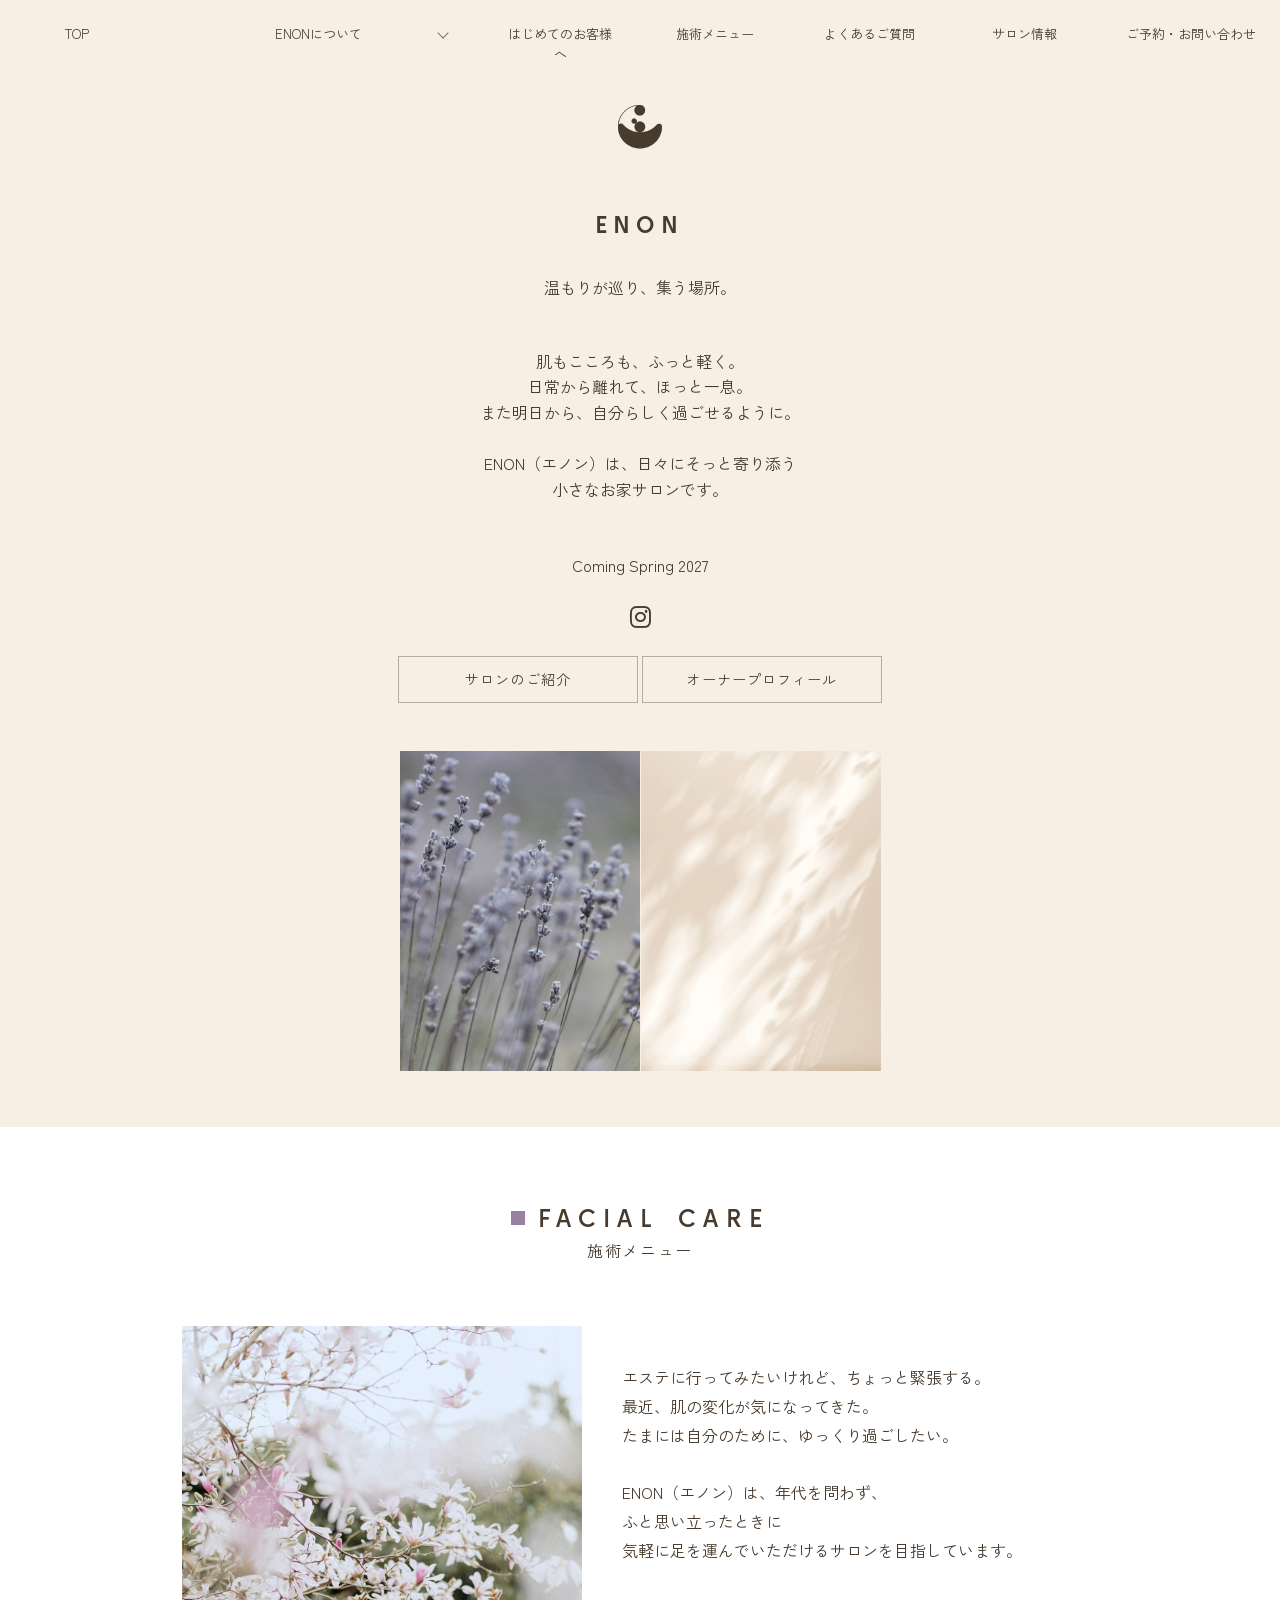
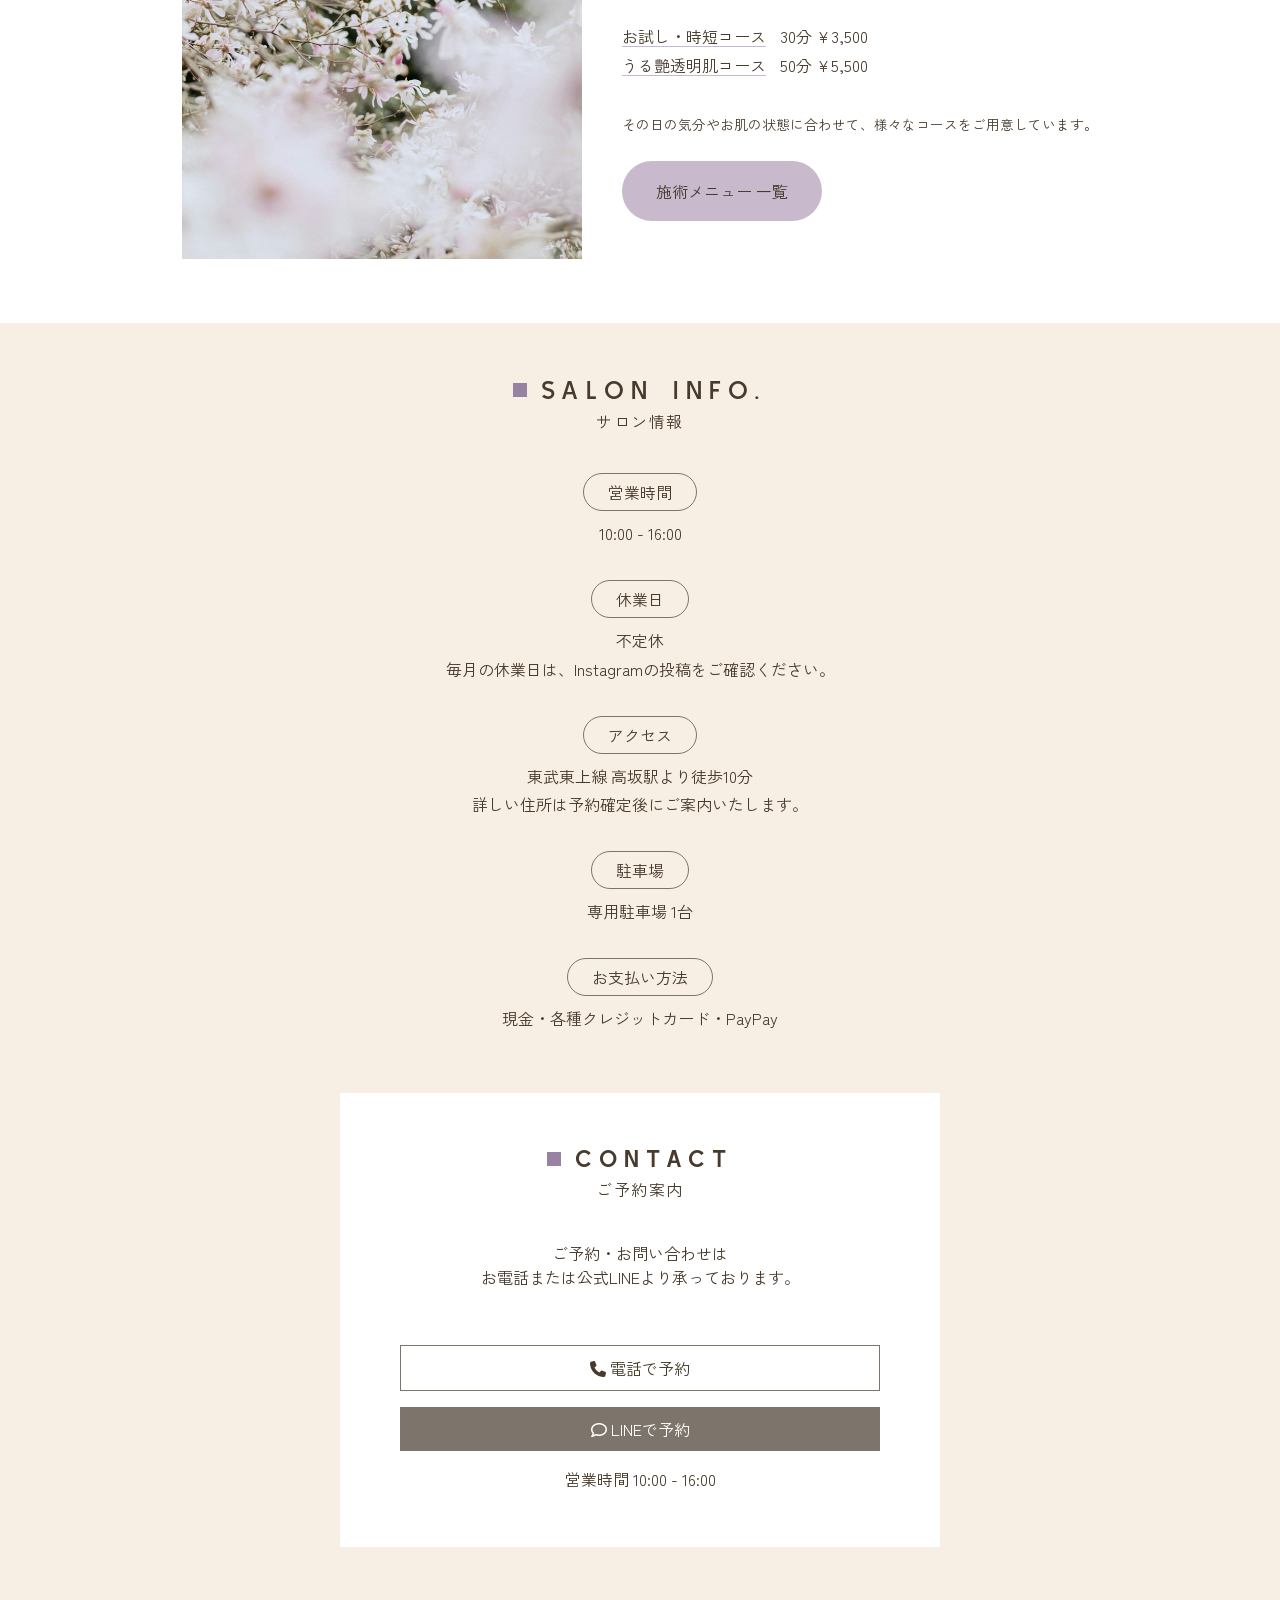
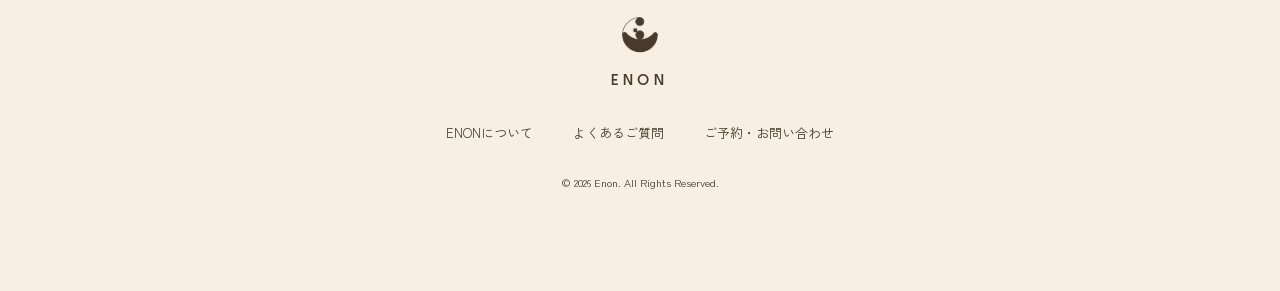
<file: index.html>
<!doctype html>
<html lang="ja">

<head>
  <meta charset="UTF-8">
  <meta name="robots" content="noindex, nofollow">
  <meta name="description" content="2027年春、埼玉県東松山市にOPEN。完全予約制・女性限定のプライベートフェイシャルサロン。東松山市、川越市周辺でフェイシャルエステサロンをお探しの方へ。">
  <meta name="viewport" content="width=device-width, initial-scale=1.0">
  <link rel="preconnect" href="https://fonts.googleapis.com">
  <link rel="preconnect" href="https://fonts.gstatic.com" crossorigin>
  <link rel="preconnect" href="https://fonts.googleapis.com">
  <link rel="preconnect" href="https://fonts.gstatic.com" crossorigin>
  <link
    href="https://fonts.googleapis.com/css2?family=Kulim+Park:ital,wght@0,200;0,300;0,400;0,600;0,700;1,200;1,300;1,400;1,600;1,700&family=Zen+Kaku+Gothic+New:wght@300;400&display=swap"
    rel="stylesheet">
  <link rel="preconnect" href="https://fonts.googleapis.com">
  <link rel="preconnect" href="https://fonts.gstatic.com" crossorigin>
  <link rel="stylesheet" href="https://cdnjs.cloudflare.com/ajax/libs/font-awesome/6.5.2/css/all.min.css">
  <link rel="icon" href="enon_logo3.PNG" type="image/png">
  <title>ENON（エノン）｜埼玉県東松山市のプライベートフェイシャルサロン</title>
  <link href="reset.css" rel="stylesheet">
  <link href="style.css" rel="stylesheet">
</head>

<body>
  <header>
    <button class="hamburger" type="button" area-label="メニューを開く">
      <span></span>
      <span></span>
    </button>

    <nav class="global">
      <ul>
        <li><a href="index.html">TOP</a></li>
        <li class="nav-accordion">
          <button class="accordion-btn" type="button" aria-expanded="false" aria-controls="about-submenu">
            ENONについて
            <span class="accordion-icon"></span>
          </button>
          <ul class="accordion-content" id="about-submenu" hidden>
            <li><a href="enon.html">サロンのご紹介</a></li>
            <li><a href="profile.html">オーナープロフィール</a></li>
          </ul>
        </li>
        <li><a href="guide.html">はじめてのお客様へ</a></li>
        <li><a href="menu.html">施術メニュー</a></li>
        <li><a href="faq.html">よくあるご質問</a></li>
        <li><a href="index.html#information">サロン情報</a></li>
        <li><a href="index.html#contact">ご予約・お問い合わせ</a></li>
      </ul>
    </nav>
    <h1 class="logo"><a href="index.html"><img src="swan_brown.png" alt="ロゴ"></a></h1>
  </header>

  <div class="fixed-reserve">
    <a href="tel:08012804743" class="fixed-reserve-btn"><i class="fa-solid fa-phone"></i><span>電話で予約</span></a>
    <a href="#" class="fixed-reserve-btn"><i class="fa-regular fa-comment"></i><span>LINEで予約</span></a>
  </div>

  <section class="about">
    <h2>ENON</h2>
    <div class="about_copy">
      <p>温もりが巡り、集う場所。</p>
    </div>
    <div>
      <p>肌もこころも、ふっと軽く。<br>
        日常から離れて、ほっと一息。<br>
        また明日から、自分らしく過ごせるように。<br><br>
        <span>ENON</span>（エノン）は、日々にそっと寄り添う<br>
        小さなお家サロンです。<br><br><br>
        Coming Spring 2027 <br><br>
        <a href="https://www.instagram.com/homesalon_enon?stkn=d2Z2MXgyYzFkendt"><i
            class="fa-brands fa-instagram"></i></a></p>
    </div>
     <div class="hero_buttons">
      <a href="enon.html" class="hero_button">サロンのご紹介</a>
      <a href="profile.html" class="hero_button">オーナープロフィール</a>
    </div>
    <div class="about_img">
      <img src="lavender.jpg" alt="花の写真">
      <img src="shadow.jpg" alt="影の写真">
    </div>
  </section>

  <section class="introduction" id="introduction">
    <h2><span class="introduction_enon">FACIAL CARE</span></h2>
    <h3>施術メニュー</h3>
    <div class="introduction_inner">
      <div class="introduction_picture">
        <img src="pinkflower.jpg" alt="花の写真">
      </div>
      <div class="introduction_text">
        <p>
          エステに行ってみたいけれど、ちょっと緊張する。<br>
          最近、肌の変化が気になってきた。<br>
          たまには自分のために、ゆっくり過ごしたい。<br>
          <br>
          ENON（エノン）は、年代を問わず、<br>
          ふと思い立ったときに<br>
          気軽に足を運んでいただけるサロンを目指しています。<br>
          <br><br>
        <span class="course_menu">お試し・時短コース</span> 30分 ¥3,500 <br>
        <span class="course_menu">うる艶透明肌コース</span> 50分 ¥5,500 <br><br>
        <span class="course_text">その日の気分やお肌の状態に合わせて、様々なコースをご用意しています。</span></p>
        <a href="menu.html" class="button_menu">施術メニュー 一覧</a>
      </div>
    </div>
  </section>

  <!-- <section class="price">
    <h2>Course & Price</h2>
    <h3>Plan A</h3>
    <div class="price_row">
    <span>60 min</span>
    <span>¥6,000（税込）</span>
    </div>
    <h3>Plan B</h3>
    <div class="price_row">
    <span>60 min</span>
    <span>¥8,000（税込）</span>
    </div>
    <h3>Plan C</h3>
    <div class="price_row">
    <span>80 min</span>
    <span>¥10,000（税込）</span>
    </div>
  </section> -->

  <section class="information" id="information">
    <h2>SALON INFO.</h2>
    <h3>サロン情報</h3>
    <ul class="information_list">
      <li>
        <h4>営業時間</h4>
        <p>10:00 - 16:00</p>
      </li>
      <li>
        <h4>休業日</h4>
        <p>不定休<br>毎月の休業日は、Instagramの投稿をご確認ください。</p>
      </li>
      <li>
        <h4>アクセス</h4>
        <p>東武東上線 高坂駅より徒歩10分<br>
          詳しい住所は予約確定後にご案内いたします。
        </p>
      </li>
      <li>
        <h4>駐車場</h4>
        <p>専用駐車場 1台</p>
      </li>
      <li>
        <h4>お支払い方法</h4>
        <p>現金・各種クレジットカード・PayPay</p>
      </li>
    </ul>
  </section>

  <section class="contact" id="contact">
    <h2>CONTACT</h2>
    <h3>ご予約案内</h3>
    <p>ご予約・お問い合わせは<br>お電話または公式LINEより承っております。</p>
    <a href="tel:08012804743" class="contact_tel"><i class="fa-solid fa-phone"></i> 電話で予約</a>
    <a href="#" class="contact_line"><i class="fa-regular fa-comment"></i> LINEで予約</a>
    <p>営業時間 10:00 - 16:00</p>
  </section>

  <footer>
    <section>
      <img src="swan_brown.png" alt="ロゴ">
      <h2>ENON</h2>
    </section>
    <nav class="local">
      <ul>
        <li><a href="enon.html">ENONについて</a></li>
        <li><a href="faq.html">よくあるご質問</a></li>
        <li><a href="#">ご予約・お問い合わせ</a></li>
      </ul>
    </nav>
    <small>&copy; 2026 Enon. All Rights Reserved.</small>
  </footer>





  <script src="https://code.jquery.com/jquery-3.7.1.min.js"></script>
  <script>
    $(function () {

      // ハンバーガーメニュー
      $('.hamburger').on('click', function () {
        $('.global').toggleClass('is-open');
        $(this).toggleClass('is-open');
        $('body').toggleClass('is-open');
      });

      // メニュー内リンク
      $('.global a').on('click', function (e) {
        e.preventDefault();

        const href = $(this).attr('href');

        $('.global').removeClass('is-open');
        $('.hamburger').removeClass('is-open');
        $('body').removeClass('is-open');

        setTimeout(function () {
          window.location.href = href;
        }, 1200);
      });

      const accordionBtn = document.querySelector(".accordion-btn");
      const accordionContent = document.querySelector(".accordion-content");

      accordionBtn.addEventListener("click", () => {
        const isOpen =
          accordionBtn.getAttribute("aria-expanded") === "true";

        if (isOpen) {
          // 閉じる
          accordionContent.style.height =
            accordionContent.scrollHeight + "px";

          requestAnimationFrame(() => {
            accordionContent.style.height = "0px";
          });

          accordionBtn.setAttribute("aria-expanded", "false");

        } else {
          // 開く
          accordionContent.hidden = false;

          accordionContent.style.height = "0px";

          requestAnimationFrame(() => {
            accordionContent.style.height =
              accordionContent.scrollHeight + "px";
          });

          accordionBtn.setAttribute("aria-expanded", "true");

          // アニメーション終了後に高さを自動調整
          accordionContent.addEventListener("transitionend", function handler(e) {
            if (e.propertyName === "height" &&
              accordionBtn.getAttribute("aria-expanded") === "true") {
              accordionContent.style.height = "auto";
              accordionContent.removeEventListener("transitionend", handler);
            }
          });
        }
      });


      const introduction = document.querySelector('.introduction');

      const observer = new IntersectionObserver((entries) => {
        entries.forEach((entry) => {
          if (entry.isIntersecting) {
            entry.target.classList.add('is-visible');
          }
        });
      }, {
        threshold: 0.2
      });

      observer.observe(introduction);

    });

  </script>
</body>

</html>
</file>
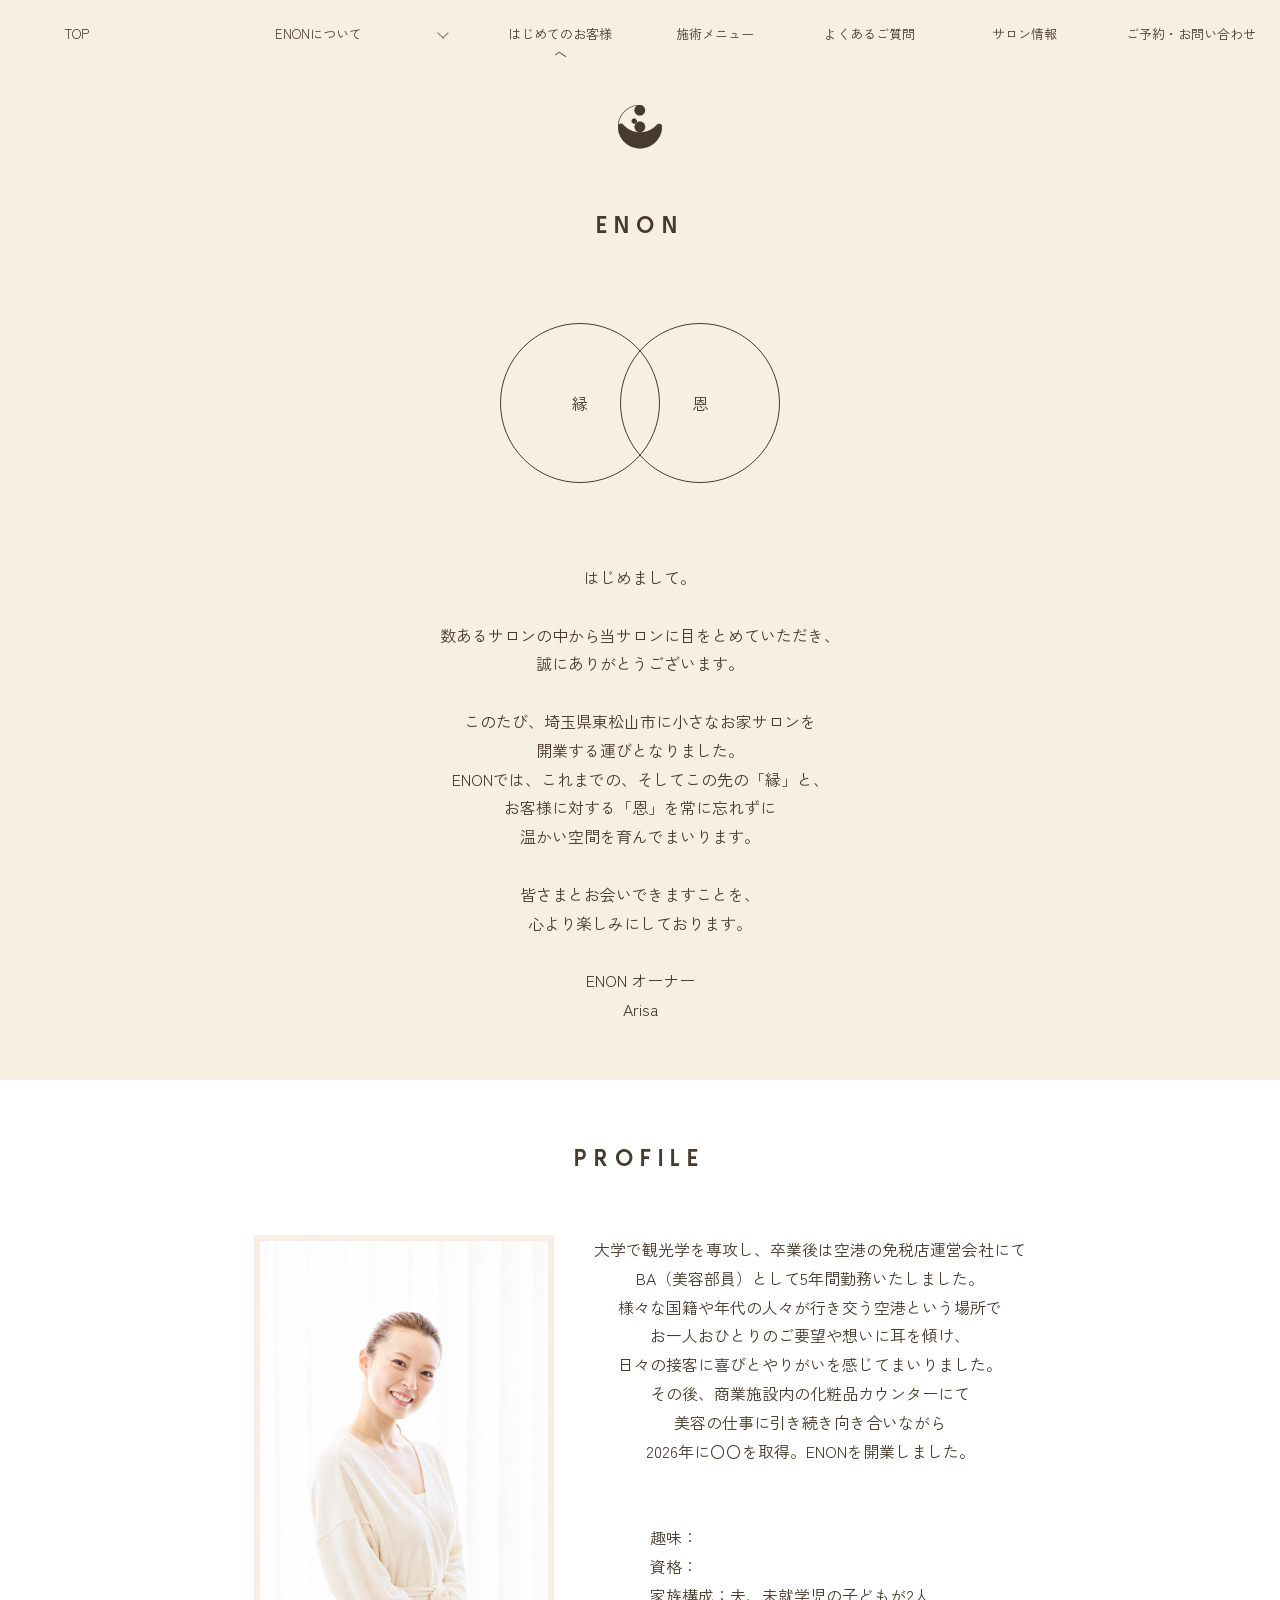
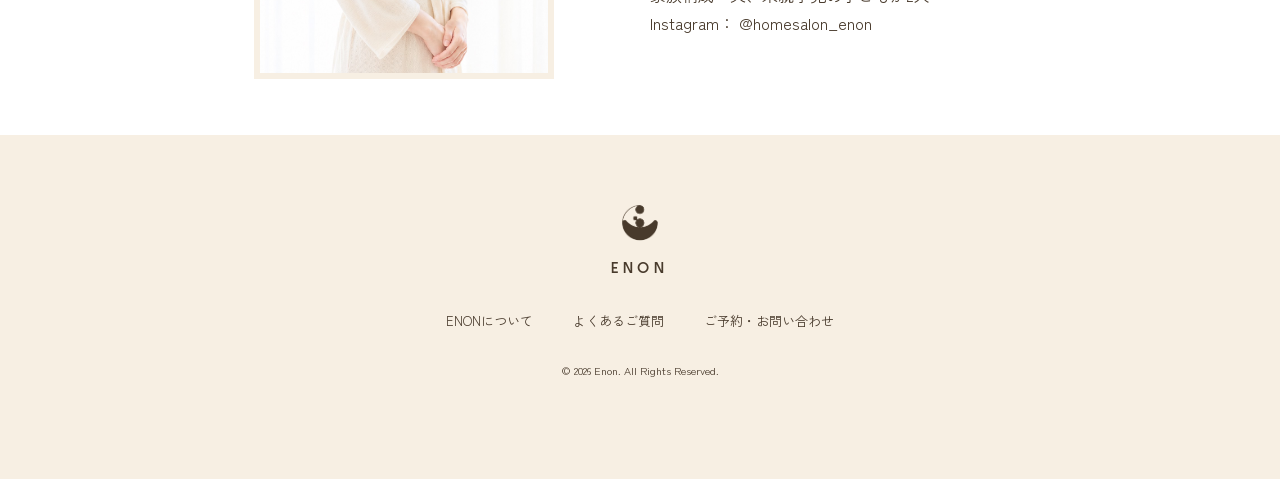
<file: about.html>
<!doctype html>
<html lang="ja">

<head>
  <meta charset="UTF-8">
  <meta name="robots" content="noindex, nofollow">
  <meta name="description" content="2027年春、埼玉県東松山市にOPEN。完全予約制・女性限定のプライベートフェイシャルサロン。東松山市、川越市周辺でフェイシャルエステサロンをお探しの方へ。">
  <meta name="viewport" content="width=device-width, initial-scale=1.0">
  <link rel="preconnect" href="https://fonts.googleapis.com">
  <link rel="preconnect" href="https://fonts.gstatic.com" crossorigin>
  <link rel="preconnect" href="https://fonts.googleapis.com">
  <link rel="preconnect" href="https://fonts.gstatic.com" crossorigin>
  <link
    href="https://fonts.googleapis.com/css2?family=Kulim+Park:ital,wght@0,200;0,300;0,400;0,600;0,700;1,200;1,300;1,400;1,600;1,700&family=Zen+Kaku+Gothic+New:wght@300;400&display=swap"
    rel="stylesheet">
  <link rel="preconnect" href="https://fonts.googleapis.com">
  <link rel="preconnect" href="https://fonts.gstatic.com" crossorigin>
  <link rel="stylesheet" href="https://cdnjs.cloudflare.com/ajax/libs/font-awesome/6.5.2/css/all.min.css">
  <link rel="icon" href="enon_logo3.PNG" type="image/png">
  <title>ENON（エノン）｜埼玉県東松山市のプライベートフェイシャルサロン</title>
  <link href="reset.css" rel="stylesheet">
  <link href="style.css" rel="stylesheet">
</head>



<body>
  <header>
    <button class="hamburger" type="button" area-label="メニューを開く">
      <span></span>
      <span></span>
    </button>
  <nav class="global">
      <ul>
        <li><a href="index.html">TOP</a></li>
        <li class="nav-accordion">
          <button class="accordion-btn" type="button" aria-expanded="false" aria-controls="about-submenu">
            ENONについて
            <span class="accordion-icon"></span>
          </button>
          <ul class="accordion-content" id="about-submenu" hidden>
            <li><a href="enon.html">ENONのご紹介</a></li>
            <li><a href="about.html">オーナープロフィール</a></li>
          </ul>
        </li>
        <li><a href="guide.html">はじめてのお客様へ</a></li>
        <li><a href="menu.html">施術メニュー</a></li>
        <li><a href="faq.html">よくあるご質問</a></li>
        <li><a href="index.html#information">サロン情報</a></li>
        <li><a href="index.html#contact">ご予約・お問い合わせ</a></li>
      </ul>
    </nav>
    <h1 class="logo"><a href="index.html"><img src="swan_brown.png" alt="ロゴ"></a></h1>
  </header>

  <section class="value">
    <h2>ENON</h2>
  </section>

  <section class="enon_circles">
    <div class="circle en">縁</div>
    <div class="circle on">恩</div>
  </section>

  <section class="message">
    <p>はじめまして。<br><br>
      数あるサロンの中から当サロンに目をとめていただき、<br>
      誠にありがとうございます。<br><br>
      このたび、埼玉県東松山市に小さなお家サロンを<br>
      開業する運びとなりました。<br>
    <p>ENONでは、これまでの、そしてこの先の「縁」と、<br>
      お客様に対する「恩」を常に忘れずに<br>
      温かい空間を育んでまいります。</p><br>
    皆さまとお会いできますことを、<br>
    心より楽しみにしております。</p><br>
    <p>ENON オーナー</p>
    <p>Arisa</p>
  </section>

  <section class="profile">
    <h2>PROFILE</h2>
    <div class="profile_inner">
      <div>
        <img src="profile.jpg" alt="プロフィール写真">
      </div>
      <div>
        <p>大学で観光学を専攻し、卒業後は空港の免税店運営会社にて<br>
          BA（美容部員）として5年間勤務いたしました。</p>
        <p>様々な国籍や年代の人々が行き交う空港という場所で<br>
          お一人おひとりのご要望や想いに耳を傾け、<br>
          日々の接客に喜びとやりがいを感じてまいりました。</p>
        <p>その後、商業施設内の化粧品カウンターにて<br>
          美容の仕事に引き続き向き合いながら<br>
          2026年に〇〇を取得。ENONを開業しました。</p><br><br>
        <div class="profile_detail">
          <p>趣味：</p>
          <p>資格：</p>
          <p>家族構成：夫、未就学児の子どもが2人</p>
          <p>Instagram： @homesalon_enon</p>
        </div>
      </div>
    </div>
  </section>
  


 <footer>
    <section>
      <img src="swan_brown.png" alt="ロゴ">
      <h2>ENON</h2>
    </section>
    <nav class="local">
      <ul>
        <li><a href="about.html">ENONについて</a></li>
        <li><a href="faq.html">よくあるご質問</a></li>
        <li><a href="#">ご予約・お問い合わせ</a></li>
      </ul>
    </nav>
    <small>&copy; 2026 Enon. All Rights Reserved.</small>
  </footer>






 <script src="https://code.jquery.com/jquery-3.7.1.min.js"></script>
  <script>
    $(function () {

      // ハンバーガーメニュー
      $('.hamburger').on('click', function () {
        $('.global').toggleClass('is-open');
        $(this).toggleClass('is-open');
        $('body').toggleClass('is-open');
      });

      // メニュー内リンク
      $('.global a').on('click', function (e) {
        e.preventDefault();

        const href = $(this).attr('href');

        $('.global').removeClass('is-open');
        $('.hamburger').removeClass('is-open');
        $('body').removeClass('is-open');

        setTimeout(function () {
          window.location.href = href;
        }, 1200);
      });

      const accordionBtn = document.querySelector(".accordion-btn");
const accordionContent = document.querySelector(".accordion-content");

accordionBtn.addEventListener("click", () => {
  const isOpen =
    accordionBtn.getAttribute("aria-expanded") === "true";

  if (isOpen) {
    // 閉じる
    accordionContent.style.height = accordionContent.scrollHeight + "px";

    requestAnimationFrame(() => {
      accordionContent.style.height = "0px";
    });

    accordionBtn.setAttribute("aria-expanded", "false");

  } else {
    // 開く
    accordionContent.hidden = false;
    accordionContent.style.height = "0px";

    requestAnimationFrame(() => {
      accordionContent.style.height = accordionContent.scrollHeight + "px";
    });

    accordionBtn.setAttribute("aria-expanded", "true");

    accordionContent.addEventListener("transitionend", function handler(e) {
      if (e.propertyName === "height" &&
          accordionBtn.getAttribute("aria-expanded") === "true") {
        accordionContent.style.height = "auto";
        accordionContent.removeEventListener("transitionend", handler);
      }
    });
  }
});


      const introduction = document.querySelector('.introduction');

      const observer = new IntersectionObserver((entries) => {
        entries.forEach((entry) => {
          if (entry.isIntersecting) {
            entry.target.classList.add('is-visible');
          }
        });
      }, {
        threshold: 0.2
      });

      observer.observe(introduction);

    });



  </script>



</body>

</html>
</file>
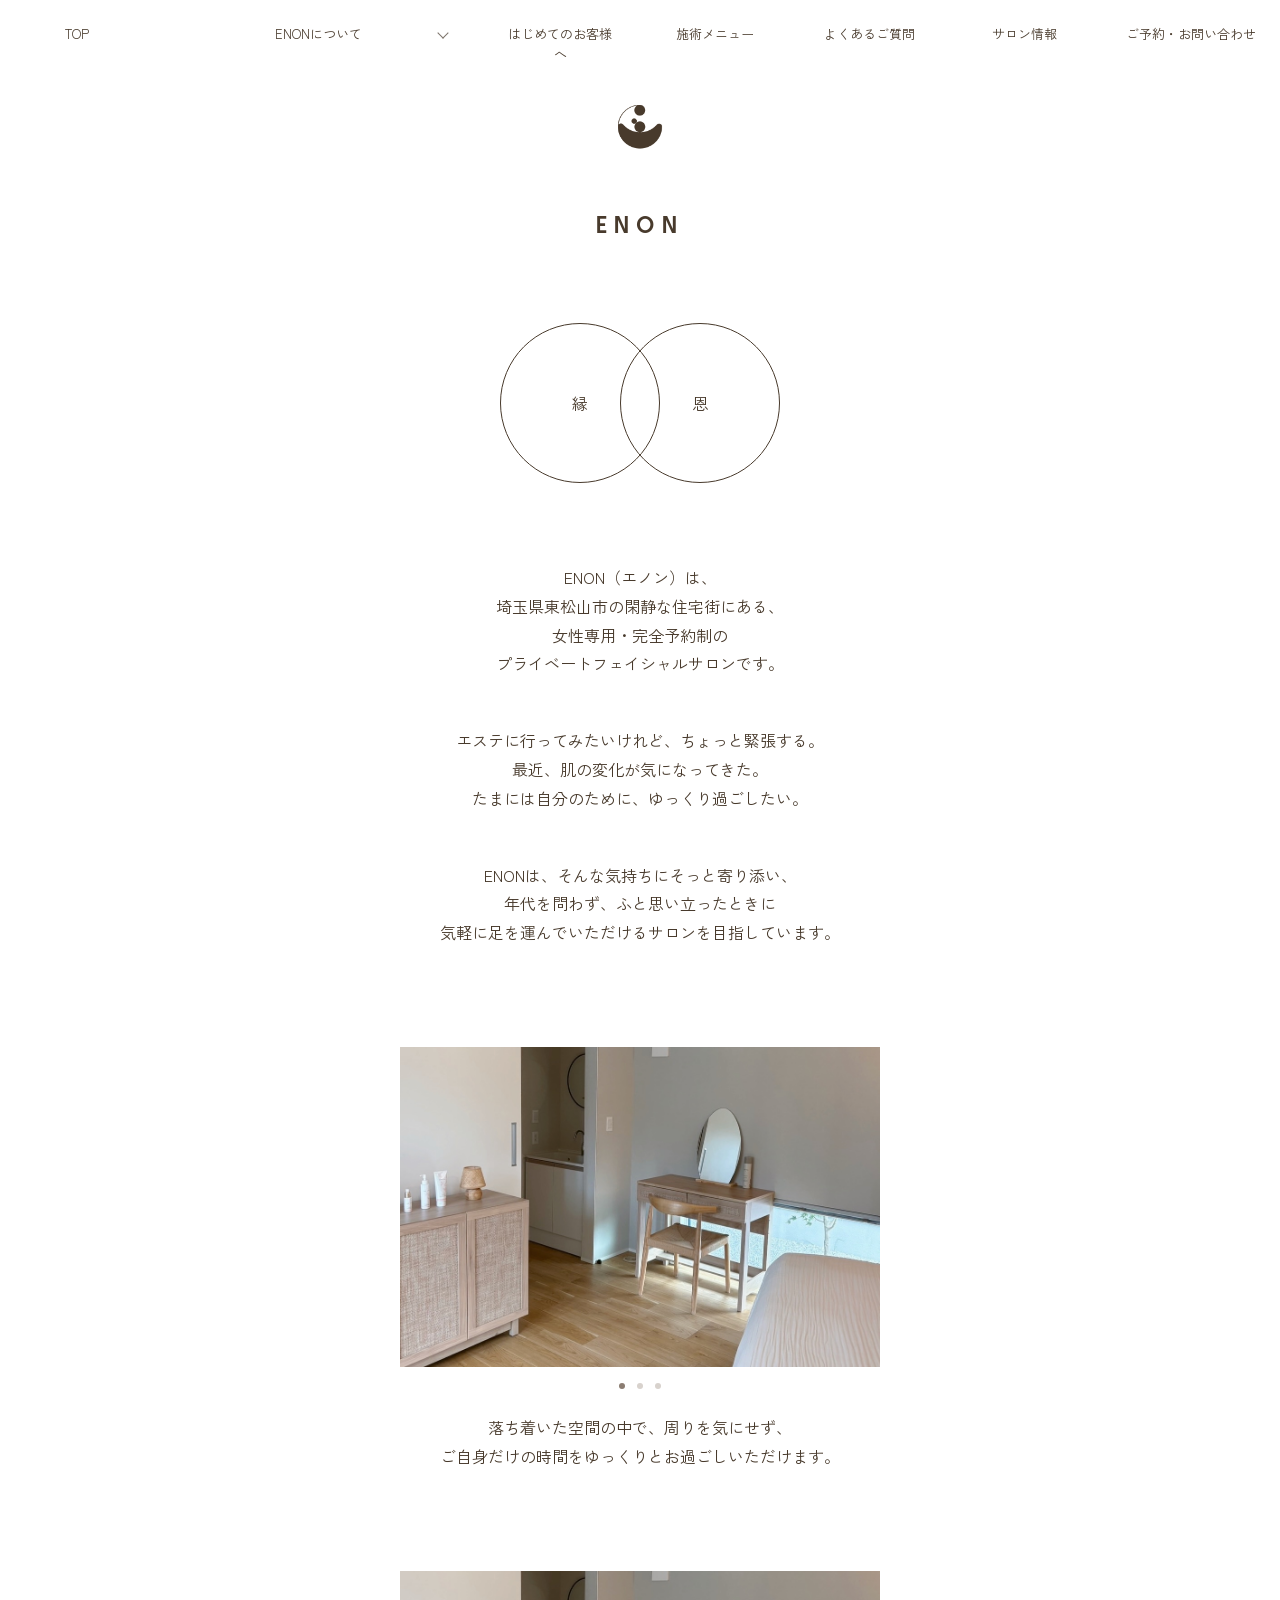
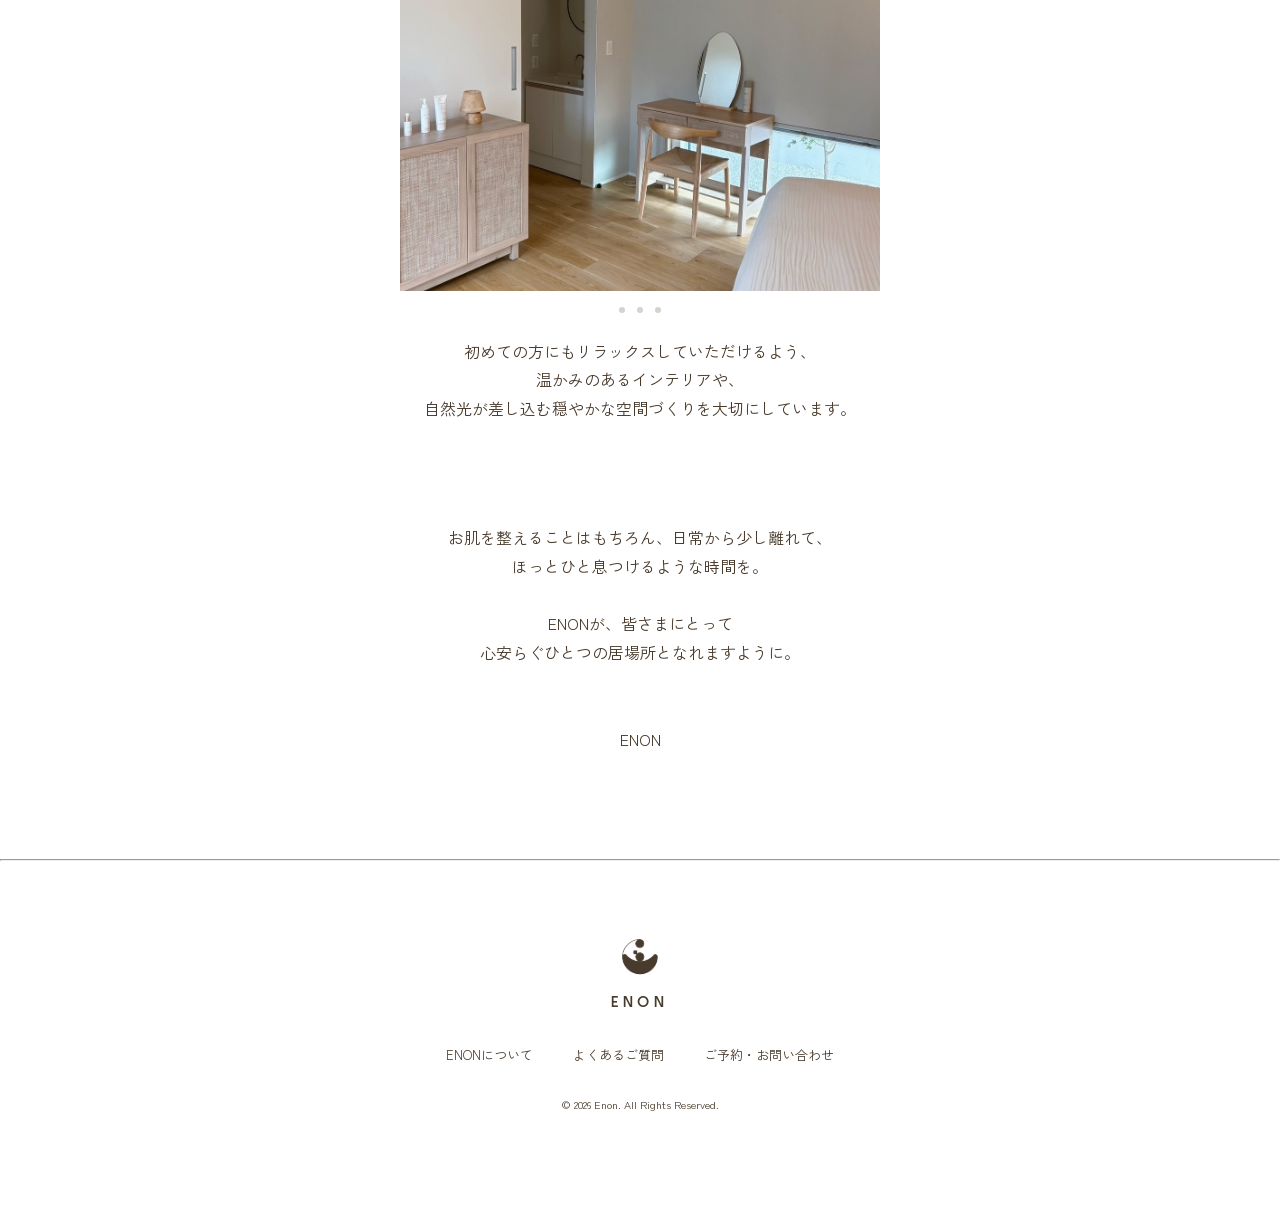
<file: enon.html>
<!doctype html>
<html lang="ja">

<head>
  <meta charset="UTF-8">
  <meta name="robots" content="noindex, nofollow">
  <meta name="description" content="2027年春、埼玉県東松山市にOPEN。完全予約制・女性限定のプライベートフェイシャルサロン。東松山市、川越市周辺でフェイシャルエステサロンをお探しの方へ。">
  <meta name="viewport" content="width=device-width, initial-scale=1.0">
  <link rel="preconnect" href="https://fonts.googleapis.com">
  <link rel="preconnect" href="https://fonts.gstatic.com" crossorigin>
  <link rel="preconnect" href="https://fonts.googleapis.com">
  <link rel="preconnect" href="https://fonts.gstatic.com" crossorigin>
  <link
    href="https://fonts.googleapis.com/css2?family=Kulim+Park:ital,wght@0,200;0,300;0,400;0,600;0,700;1,200;1,300;1,400;1,600;1,700&family=Zen+Kaku+Gothic+New:wght@300;400&display=swap"
    rel="stylesheet">
  <link rel="preconnect" href="https://fonts.googleapis.com">
  <link rel="preconnect" href="https://fonts.gstatic.com" crossorigin>
  <link rel="stylesheet" href="https://cdnjs.cloudflare.com/ajax/libs/font-awesome/6.5.2/css/all.min.css">
  <link rel="icon" href="enon_logo3.PNG" type="image/png">
  <title>ENON（エノン）｜埼玉県東松山市のプライベートフェイシャルサロン</title>
  <link href="reset.css" rel="stylesheet">
  <link href="style.css" rel="stylesheet">
</head>

<body class="enonvalue">

  <header>

    <button class="hamburger" type="button" area-label="メニューを開く">
      <span></span>
      <span></span>
    </button>

    <nav class="global">
      <ul>
        <li><a href="index.html">TOP</a></li>
        <li class="nav-accordion">
          <button class="accordion-btn" type="button" aria-expanded="false" aria-controls="about-submenu">
            ENONについて
            <span class="accordion-icon"></span>
          </button>
          <ul class="accordion-content" id="about-submenu" hidden>
            <li><a href="enon.html">ENONのご紹介</a></li>
            <li><a href="about.html">オーナープロフィール</a></li>
          </ul>
        </li>
        <li><a href="guide.html">はじめてのお客様へ</a></li>
        <li><a href="menu.html">施術メニュー</a></li>
        <li><a href="faq.html">よくあるご質問</a></li>
        <li><a href="index.html#information">サロン情報</a></li>
        <li><a href="index.html#contact">ご予約・お問い合わせ</a></li>
      </ul>
    </nav>
    <h1 class="logo"><a href="index.html"><img src="swan_brown.png" alt="ロゴ"></a></h1>
  </header>

  <section class="value">
    <h2>ENON</h2>
  </section>
  
  <section class="enon_circles">
    <div class="circle en">縁</div>
    <div class="circle on">恩</div>
  </section>

  <div class="value_text">
    <div>
      <p>ENON（エノン）は、<br>
        埼玉県東松山市の閑静な住宅街にある、<br>
        女性専用・完全予約制の<br>
        プライベートフェイシャルサロンです。</p>
      <br><br>
      <p>エステに行ってみたいけれど、ちょっと緊張する。<br>
        最近、肌の変化が気になってきた。<br>
        たまには自分のために、ゆっくり過ごしたい。</p>
      <br><br>
      <p>ENONは、そんな気持ちにそっと寄り添い、<br>
        年代を問わず、ふと思い立ったときに<br>
        気軽に足を運んでいただけるサロンを目指しています。</p>
    </div>

    <div class="slider">
      <div class="slides">
        <img src="interior.jpg" alt="施術風景写真1">
        <img src="interior.jpg" alt="施術風景写真2">
        <img src="interior.jpg" alt="施術風景写真3">
      </div>

      <div class="dots">
        <button type="button" aria-label="画像1"></button>
        <button type="button" aria-label="画像2"></button>
        <button type="button" aria-label="画像3"></button>
      </div>
      <p>落ち着いた空間の中で、周りを気にせず、<br>
        ご自身だけの時間をゆっくりとお過ごしいただけます。</p>
    </div>

     <div class="slider">
      <div class="slides">
        <img src="interior.jpg" alt="施術風景写真1">
        <img src="interior.jpg" alt="施術風景写真2">
        <img src="interior.jpg" alt="施術風景写真3">
      </div>

      <div class="dots">
        <button type="button" aria-label="画像1"></button>
        <button type="button" aria-label="画像2"></button>
        <button type="button" aria-label="画像3"></button>
      </div>
      <p>初めての方にもリラックスしていただけるよう、<br>
        温かみのあるインテリアや、<br>
        自然光が差し込む穏やかな空間づくりを大切にしています。</p>
    </div>

    <div>
      <p>お肌を整えることはもちろん、日常から少し離れて、<br>
        ほっとひと息つけるような時間を。
        <br><br>
        ENONが、皆さまにとって<br>
        心安らぐひとつの居場所となれますように。<br><br><br>
        ENON <br><br><br>
      </p>
    </div>
  </div>

  <hr>
  <footer>
    <section>
      <img src="swan_brown.png" alt="ロゴ">
      <h2>ENON</h2>
    </section>
    <nav class="local">
      <ul>
        <li><a href="enon.html">ENONについて</a></li>
        <li><a href="faq.html">よくあるご質問</a></li>
        <li><a href="#">ご予約・お問い合わせ</a></li>
      </ul>
    </nav>
    <small>&copy; 2026 Enon. All Rights Reserved.</small>
  </footer>







  <script src="https://code.jquery.com/jquery-3.7.1.min.js"></script>
  <script>
    $(function () {

      // ハンバーガーメニュー
      $('.hamburger').on('click', function () {
        $('.global').toggleClass('is-open');
        $(this).toggleClass('is-open');
        $('body').toggleClass('is-open');
      });

      // メニュー内リンク
      $('.global a').on('click', function (e) {
        e.preventDefault();

        const href = $(this).attr('href');

        $('.global').removeClass('is-open');
        $('.hamburger').removeClass('is-open');
        $('body').removeClass('is-open');

        setTimeout(function () {
          window.location.href = href;
        }, 1200);
      });

      const accordionBtn = document.querySelector(".accordion-btn");
      const accordionContent = document.querySelector(".accordion-content");

      accordionBtn.addEventListener("click", () => {
        const isOpen =
          accordionBtn.getAttribute("aria-expanded") === "true";

        if (isOpen) {
          // 閉じる
          accordionContent.style.height = accordionContent.scrollHeight + "px";

          requestAnimationFrame(() => {
            accordionContent.style.height = "0px";
          });

          accordionBtn.setAttribute("aria-expanded", "false");

        } else {
          // 開く
          accordionContent.hidden = false;
          accordionContent.style.height = "0px";

          requestAnimationFrame(() => {
            accordionContent.style.height = accordionContent.scrollHeight + "px";
          });

          accordionBtn.setAttribute("aria-expanded", "true");

          accordionContent.addEventListener("transitionend", function handler(e) {
            if (e.propertyName === "height" &&
              accordionBtn.getAttribute("aria-expanded") === "true") {
              accordionContent.style.height = "auto";
              accordionContent.removeEventListener("transitionend", handler);
            }
          });
        }
      });


      const introduction = document.querySelector('.introduction');

      const observer = new IntersectionObserver((entries) => {
        entries.forEach((entry) => {
          if (entry.isIntersecting) {
            entry.target.classList.add('is-visible');
          }
        });
      }, {
        threshold: 0.2
      });

      observer.observe(introduction);

    });

    const slider = document.querySelector('.slider');
    const slides = slider.querySelector('.slides');
    const images = slides.querySelectorAll('img');
    const dots = slider.querySelectorAll('.dots button');

    let current = 0;
    let startX = 0;
    let moveX = 0;

    function showSlide(index) {
      current = Math.max(0, Math.min(index, images.length - 1));

      slides.style.transform = `translateX(-${current * 100}%)`;

      dots.forEach((dot, i) => {
        dot.classList.toggle('active', i === current);
      });
    }

    // ドットをクリック
    dots.forEach((dot, i) => {
      dot.addEventListener('click', () => showSlide(i));
    });

    // 指でスワイプ
    slider.addEventListener('touchstart', (e) => {
      startX = e.touches[0].clientX;
      moveX = 0;
    }, { passive: true });

    slider.addEventListener('touchmove', (e) => {
      moveX = e.touches[0].clientX - startX;
    }, { passive: true });

    slider.addEventListener('touchend', () => {
      if (moveX < -40) {
        showSlide(current + 1);
      } else if (moveX > 40) {
        showSlide(current - 1);
      }
    });

    showSlide(0);


  </script>

</body>

</html>
</file>
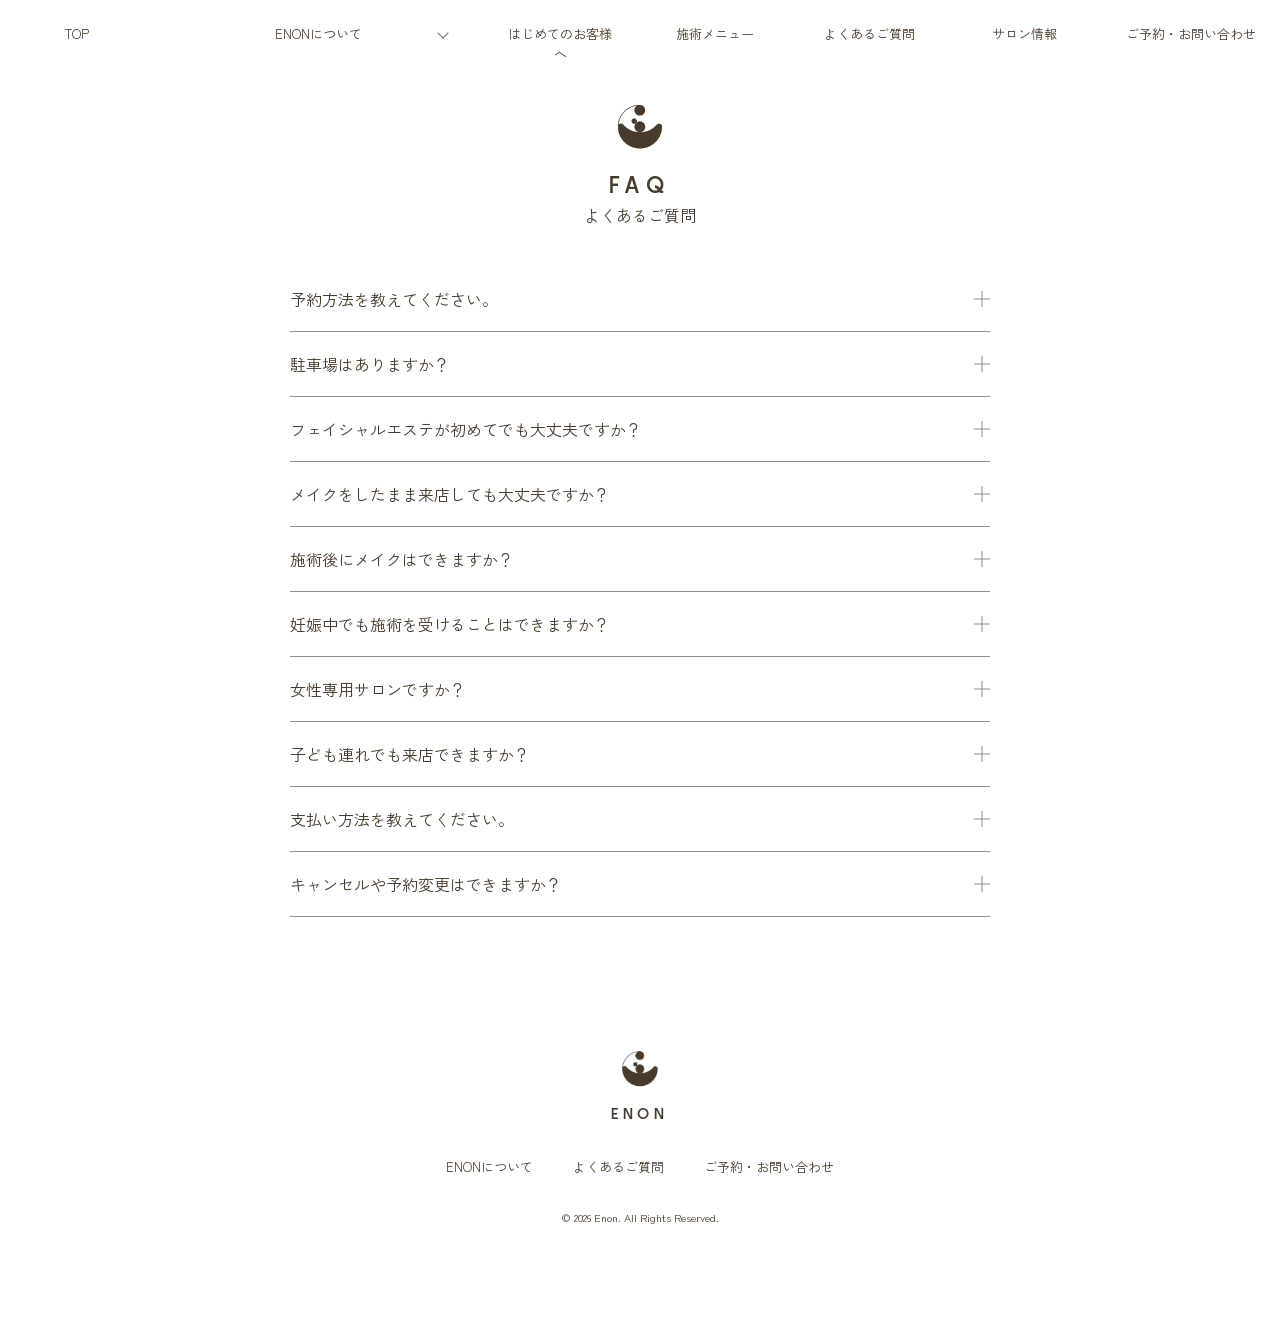
<file: faq.html>
<!doctype html>
<html lang="ja">

<head>
  <meta charset="UTF-8">
  <meta name="robots" content="noindex, nofollow">
  <meta name="description" content="2027年春、埼玉県東松山市にOPEN。完全予約制・女性限定のプライベートフェイシャルサロン。東松山市、川越市周辺でフェイシャルエステサロンをお探しの方へ。">
  <meta name="viewport" content="width=device-width, initial-scale=1.0">
  <link rel="preconnect" href="https://fonts.googleapis.com">
  <link rel="preconnect" href="https://fonts.gstatic.com" crossorigin>
  <link rel="preconnect" href="https://fonts.googleapis.com">
  <link rel="preconnect" href="https://fonts.gstatic.com" crossorigin>
  <link
    href="https://fonts.googleapis.com/css2?family=Kulim+Park:ital,wght@0,200;0,300;0,400;0,600;0,700;1,200;1,300;1,400;1,600;1,700&family=Zen+Kaku+Gothic+New:wght@300;400&display=swap"
    rel="stylesheet">
  <link rel="preconnect" href="https://fonts.googleapis.com">
  <link rel="preconnect" href="https://fonts.gstatic.com" crossorigin>
  <link rel="stylesheet" href="https://cdnjs.cloudflare.com/ajax/libs/font-awesome/6.5.2/css/all.min.css">
  <link rel="icon" href="enon_logo3.PNG" type="image/png">
  <title>ENON（エノン）｜埼玉県東松山市のプライベートフェイシャルサロン</title>
  <link href="reset.css" rel="stylesheet">
  <link href="style.css" rel="stylesheet">
</head>


<body class="faq_body">

  <header>

    <button class="hamburger" type="button" area-label="メニューを開く">
      <span></span>
      <span></span>
    </button>
       <nav class="global">
      <ul>
        <li><a href="index.html">TOP</a></li>
        <li class="nav-accordion">
          <button class="accordion-btn" type="button" aria-expanded="false" aria-controls="about-submenu">
            ENONについて
            <span class="accordion-icon"></span>
          </button>
          <ul class="accordion-content" id="about-submenu" hidden>
            <li><a href="enon.html">ENONのご紹介</a></li>
            <li><a href="about.html">オーナープロフィール</a></li>
          </ul>
        </li>
        <li><a href="guide.html">はじめてのお客様へ</a></li>
        <li><a href="menu.html">施術メニュー</a></li>
        <li><a href="faq.html">よくあるご質問</a></li>
        <li><a href="index.html#information">サロン情報</a></li>
        <li><a href="index.html#contact">ご予約・お問い合わせ</a></li>
      </ul>
    </nav>
    <h1 class="logo"><a href="index.html"><img src="swan_brown.png" alt="ロゴ"></a></h1>

  </header>


  <section class="faq">
    <h2 class="faq_h2">FAQ</h2>
    <p class="faq_sub">よくあるご質問</p>
    <div class="faq_category">
      <details class="faq_item">
        <summary>予約方法を教えてください。<span class="faq_icon"></span></summary>
        <div class="faq_content">
          <p>ENONは完全予約制のプライベートサロンです。<br>ご予約はお電話（080-1280-4743）または公式LINEより承っております。<br>ご希望の日時とメニューをお知らせください。</p>
        </div>
      </details>
      <details class="faq_item">
        <summary>駐車場はありますか？<span class="faq_icon"></span></summary>
        <div class="faq_content">
          <p>はい、敷地内に駐車スペースをご用意しております。<br>お車でも安心してお越しください。</p>
        </div>
      </details>
      <details class="faq_item">
        <summary>フェイシャルエステが初めてでも大丈夫ですか？<span class="faq_icon"></span></summary>
        <div class="faq_content">
          <p>もちろん大丈夫です。<br>初めてのお客様にも安心してお過ごしいただけるよう、施術前にカウンセリングを行い、お肌の状態やお悩みに合わせて丁寧にご案内いたします。</p>
        </div>
      </details>
      <details class="faq_item">
        <summary>メイクをしたまま来店しても大丈夫ですか？<span class="faq_icon"></span></summary>
        <div class="faq_content">
          <p>はい、大丈夫です。<br>施術にはクレンジングが含まれておりますので、普段どおりのメイクでお越しいただけます。</p>
        </div>
      </details>
      <details class="faq_item">
        <summary>施術後にメイクはできますか？<span class="faq_icon"></span></summary>
        <div class="faq_content">
          <p>はい、施術後にメイクをしていただけます。<br>必要な方は普段お使いのメイク用品をご持参ください。</p>
        </div>
      </details>
      <details class="faq_item">
        <summary>妊娠中でも施術を受けることはできますか？<span class="faq_icon"></span></summary>
        <div class="faq_content">
          <p>妊娠中のお客様につきましては、お身体やお肌の状態を考慮し、事前にご相談をお願いしております。</p>
        </div>
      </details>
      <details class="faq_item">
        <summary>女性専用サロンですか？<span class="faq_icon"></span></summary>
        <div class="faq_content">
          <p>はい、ENONは女性専用のプライベートサロンです。<br>
            周りを気にせず、ゆったりとした時間をお過ごしいただけます。</p>
        </div>
      </details>
      <details class="faq_item">
        <summary>子ども連れでも来店できますか？<span class="faq_icon"></span></summary>
        <div class="faq_content">
          <p>お子様連れでのご来店については、事前にご相談をお願いいたします。<br>安心して施術を受けていただけるよう、ご来店前に確認させていただきます。</p>
        </div>
      </details>
      <details class="faq_item">
        <summary>支払い方法を教えてください。<span class="faq_icon"></span></summary>
        <div class="faq_content">
          <p>お支払いには、現金・クレジットカード・PayPayをご利用いただけます。</p>
        </div>
      </details>
      <details class="faq_item">
        <summary>キャンセルや予約変更はできますか？<span class="faq_icon"></span></summary>
        <div class="faq_content">
          <p>はい、可能です。<br>キャンセルや予約変更をご希望の場合は、できるだけお早めにお電話（080-1280-4743）または公式LINEよりご連絡をお願いいたします。</p>
        </div>
      </details>

    </div>

  </section>
 
  <footer>
    <section>
      <img src="swan_brown.png" alt="ロゴ">
      <h2>ENON</h2>
    </section>
    <nav class="local">
      <ul>
        <li><a href="enon.html">ENONについて</a></li>
        <li><a href="faq.html">よくあるご質問</a></li>
        <li><a href="#">ご予約・お問い合わせ</a></li>
      </ul>
    </nav>
    <small>&copy; 2026 Enon. All Rights Reserved.</small>
  </footer>







  <script src="https://code.jquery.com/jquery-3.7.1.min.js"></script>
  <script>
    $(function () {

      // ハンバーガーメニュー
      $('.hamburger').on('click', function () {
        $('.global').toggleClass('is-open');
        $(this).toggleClass('is-open');
        $('body').toggleClass('is-open');
      });

      // メニュー内リンク
      $('.global a').on('click', function (e) {
        e.preventDefault();

        const href = $(this).attr('href');

        $('.global').removeClass('is-open');
        $('.hamburger').removeClass('is-open');
        $('body').removeClass('is-open');

        setTimeout(function () {
          window.location.href = href;
        }, 1200);
      });


      const accordionBtn = document.querySelector(".accordion-btn");
const accordionContent = document.querySelector(".accordion-content");

accordionBtn.addEventListener("click", () => {
  const isOpen =
    accordionBtn.getAttribute("aria-expanded") === "true";

  if (isOpen) {
    // 閉じる
    accordionContent.style.height = accordionContent.scrollHeight + "px";

    requestAnimationFrame(() => {
      accordionContent.style.height = "0px";
    });

    accordionBtn.setAttribute("aria-expanded", "false");

  } else {
    // 開く
    accordionContent.hidden = false;
    accordionContent.style.height = "0px";

    requestAnimationFrame(() => {
      accordionContent.style.height = accordionContent.scrollHeight + "px";
    });

    accordionBtn.setAttribute("aria-expanded", "true");

    accordionContent.addEventListener("transitionend", function handler(e) {
      if (e.propertyName === "height" &&
          accordionBtn.getAttribute("aria-expanded") === "true") {
        accordionContent.style.height = "auto";
        accordionContent.removeEventListener("transitionend", handler);
      }
    });
  }
});




      const introduction = document.querySelector('.introduction');

      const observer = new IntersectionObserver((entries) => {
        entries.forEach((entry) => {
          if (entry.isIntersecting) {
            entry.target.classList.add('is-visible');
          }
        });
      }, {
        threshold: 0.2
      });

      observer.observe(introduction);

    });




    // FAQアコーディオン
    $('.faq_item summary').on('click', function (e) {
      e.preventDefault();

      const $details = $(this).parent('.faq_item');
      const $content = $details.find('.faq_content');

      if ($details.attr('open')) {
        // 閉じる
        $content.stop().slideUp(600, function () {
          $details.removeAttr('open');
        });
      } else {
        // 開く
        $details.attr('open', true);
        $content.hide().stop().slideDown(600);
      }
    });



  </script>



</body>

</html>
</file>
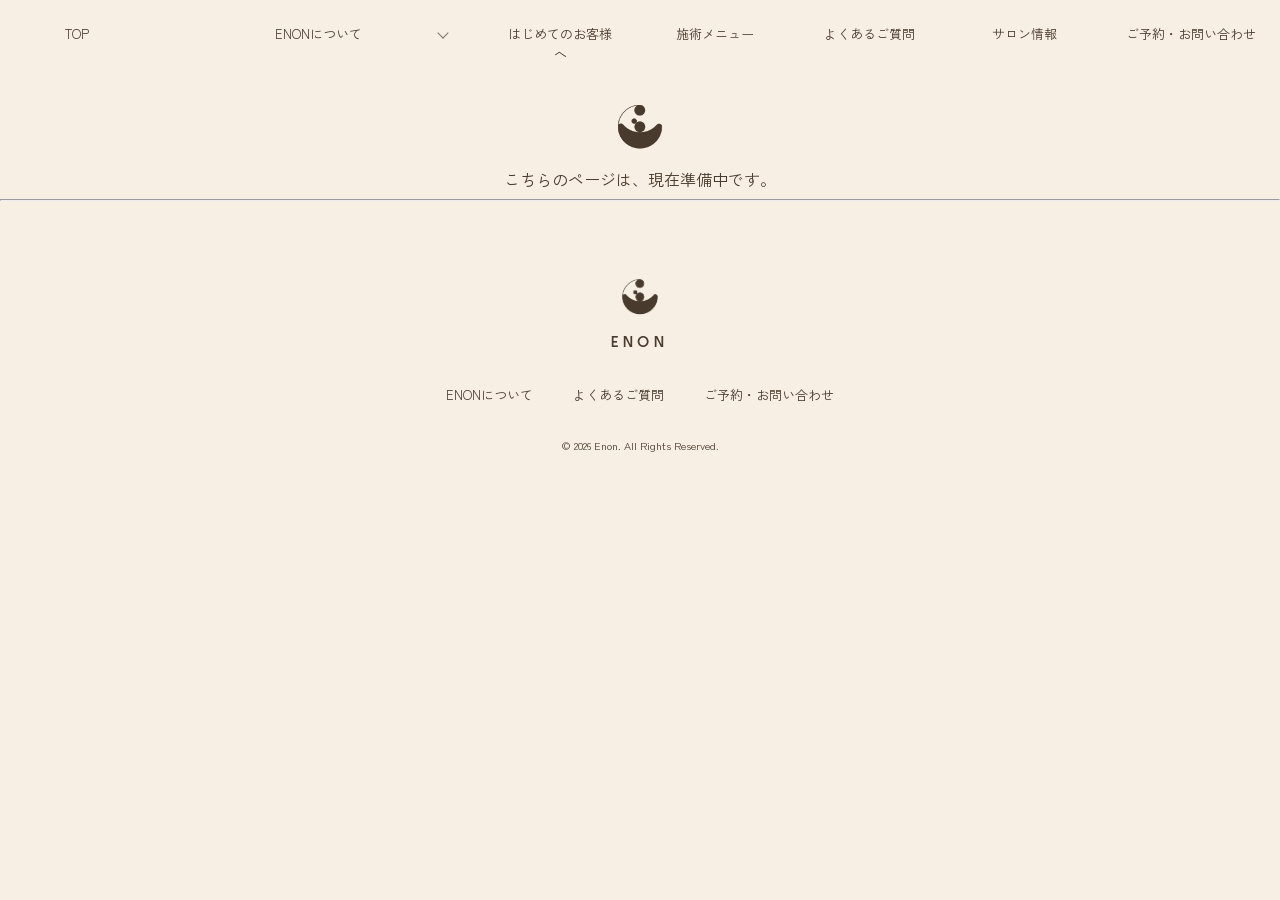
<file: guide.html>
<!doctype html>
<html lang="ja">

<head>
  <meta charset="UTF-8">
  <meta name="robots" content="noindex, nofollow">
  <meta name="description" content="2027年春、埼玉県東松山市にOPEN。完全予約制・女性限定のプライベートフェイシャルサロン。東松山市、川越市周辺でフェイシャルエステサロンをお探しの方へ。">
  <meta name="viewport" content="width=device-width, initial-scale=1.0">
  <link rel="preconnect" href="https://fonts.googleapis.com">
  <link rel="preconnect" href="https://fonts.gstatic.com" crossorigin>
  <link rel="preconnect" href="https://fonts.googleapis.com">
  <link rel="preconnect" href="https://fonts.gstatic.com" crossorigin>
  <link
    href="https://fonts.googleapis.com/css2?family=Kulim+Park:ital,wght@0,200;0,300;0,400;0,600;0,700;1,200;1,300;1,400;1,600;1,700&family=Zen+Kaku+Gothic+New:wght@300;400&display=swap"
    rel="stylesheet">
  <link rel="preconnect" href="https://fonts.googleapis.com">
  <link rel="preconnect" href="https://fonts.gstatic.com" crossorigin>
  <link rel="stylesheet" href="https://cdnjs.cloudflare.com/ajax/libs/font-awesome/6.5.2/css/all.min.css">
  <link rel="icon" href="enon_logo3.PNG" type="image/png">
  <title>ENON（エノン）｜埼玉県東松山市のプライベートフェイシャルサロン</title>
  <link href="reset.css" rel="stylesheet">
  <link href="style.css" rel="stylesheet">
</head>

<body>

  <header>

    <button class="hamburger" type="button" area-label="メニューを開く">
      <span></span>
      <span></span>
    </button>

      <nav class="global">
      <ul>
        <li><a href="index.html">TOP</a></li>
        <li class="nav-accordion">
          <button class="accordion-btn" type="button" aria-expanded="false" aria-controls="about-submenu">
            ENONについて
            <span class="accordion-icon"></span>
          </button>
          <ul class="accordion-content" id="about-submenu" hidden>
            <li><a href="enon.html">ENONのご紹介</a></li>
            <li><a href="about.html">オーナープロフィール</a></li>
          </ul>
        </li>
        <li><a href="guide.html">はじめてのお客様へ</a></li>
        <li><a href="menu.html">施術メニュー</a></li>
        <li><a href="faq.html">よくあるご質問</a></li>
        <li><a href="index.html#information">サロン情報</a></li>
        <li><a href="index.html#contact">ご予約・お問い合わせ</a></li>
      </ul>
    </nav>
    <h1 class="logo"><a href="index.html"><img src="swan_brown.png" alt="ロゴ"></a></h1>
  </header>

  <div class="comingsoon">
  <p>こちらのページは、現在準備中です。</p>
  </div>

  <!-- <div class="servise_flow">
    <ul class="flow_number">
      <li>
        <p class="flow_icon">1</p>
        <dl>
          <dt>ご予約</dt>
          <dd>ご予約はLINEより承っております。</dd>
        </dl>
      </li>

      <li>
        <p class="flow_icon">2</p>
        <dl>
          <dt>ご来店</dt>
          <dd>text</dd>
        </dl>
      </li>

      <li>
        <p class="flow_icon">3</p>
        <dl>
          <dt>カウンセリング</dt>
          <dd>お肌の悩みやご希望を丁寧にお伺いします。</dd>
        </dl>
      </li>

     <li>
        <p class="flow_icon">4</p>
        <dl>
          <dt>施術</dt>
          <dd>text</dd>
        </dl>
      </li>

     <li>
        <p class="flow_icon">5</p>
        <dl>
          <dt>お仕上げ</dt>
          <dd>施術後のお肌を整え、お仕上げします。</dd>
        </dl>
      </li>

       <li>
        <p class="flow_icon">6</p>
        <dl>
          <dt>アフターカウンセリング</dt>
          <dd>text</dd>
          <dd>text</dd>
        </dl>
      </li>

    </ul>
  </div> -->
 <hr>
 <footer>
    <section>
      <img src="swan_brown.png" alt="ロゴ">
      <h2>ENON</h2>
    </section>
    <nav class="local">
      <ul>
        <li><a href="enon.html">ENONについて</a></li>
        <li><a href="faq.html">よくあるご質問</a></li>
        <li><a href="#">ご予約・お問い合わせ</a></li>
      </ul>
    </nav>
    <small>&copy; 2026 Enon. All Rights Reserved.</small>
  </footer>





<script src="https://code.jquery.com/jquery-3.7.1.min.js"></script>
<script>
  $(function () {

    // ハンバーガーメニュー
    $('.hamburger').on('click', function () {
      $('.global').toggleClass('is-open');
      $(this).toggleClass('is-open');
      $('body').toggleClass('is-open');
    });

    // メニュー内リンク
    $('.global a').on('click', function (e) {
      e.preventDefault();

      const href = $(this).attr('href');

      $('.global').removeClass('is-open');
      $('.hamburger').removeClass('is-open');
      $('body').removeClass('is-open');

      setTimeout(function () {
        window.location.href = href;
      }, 1200);
    });

    const accordionBtn = document.querySelector(".accordion-btn");
const accordionContent = document.querySelector(".accordion-content");

accordionBtn.addEventListener("click", () => {
  const isOpen =
    accordionBtn.getAttribute("aria-expanded") === "true";

  if (isOpen) {
    // 閉じる
    accordionContent.style.height = accordionContent.scrollHeight + "px";

    requestAnimationFrame(() => {
      accordionContent.style.height = "0px";
    });

    accordionBtn.setAttribute("aria-expanded", "false");

  } else {
    // 開く
    accordionContent.hidden = false;
    accordionContent.style.height = "0px";

    requestAnimationFrame(() => {
      accordionContent.style.height = accordionContent.scrollHeight + "px";
    });

    accordionBtn.setAttribute("aria-expanded", "true");

    accordionContent.addEventListener("transitionend", function handler(e) {
      if (e.propertyName === "height" &&
          accordionBtn.getAttribute("aria-expanded") === "true") {
        accordionContent.style.height = "auto";
        accordionContent.removeEventListener("transitionend", handler);
      }
    });
  }
});




    const introduction = document.querySelector('.introduction');

    const observer = new IntersectionObserver((entries) => {
      entries.forEach((entry) => {
        if (entry.isIntersecting) {
          entry.target.classList.add('is-visible');
        }
      });
    }, {
      threshold: 0.2
    });

    observer.observe(introduction);

  });

</script>


</body>

</html>
</file>
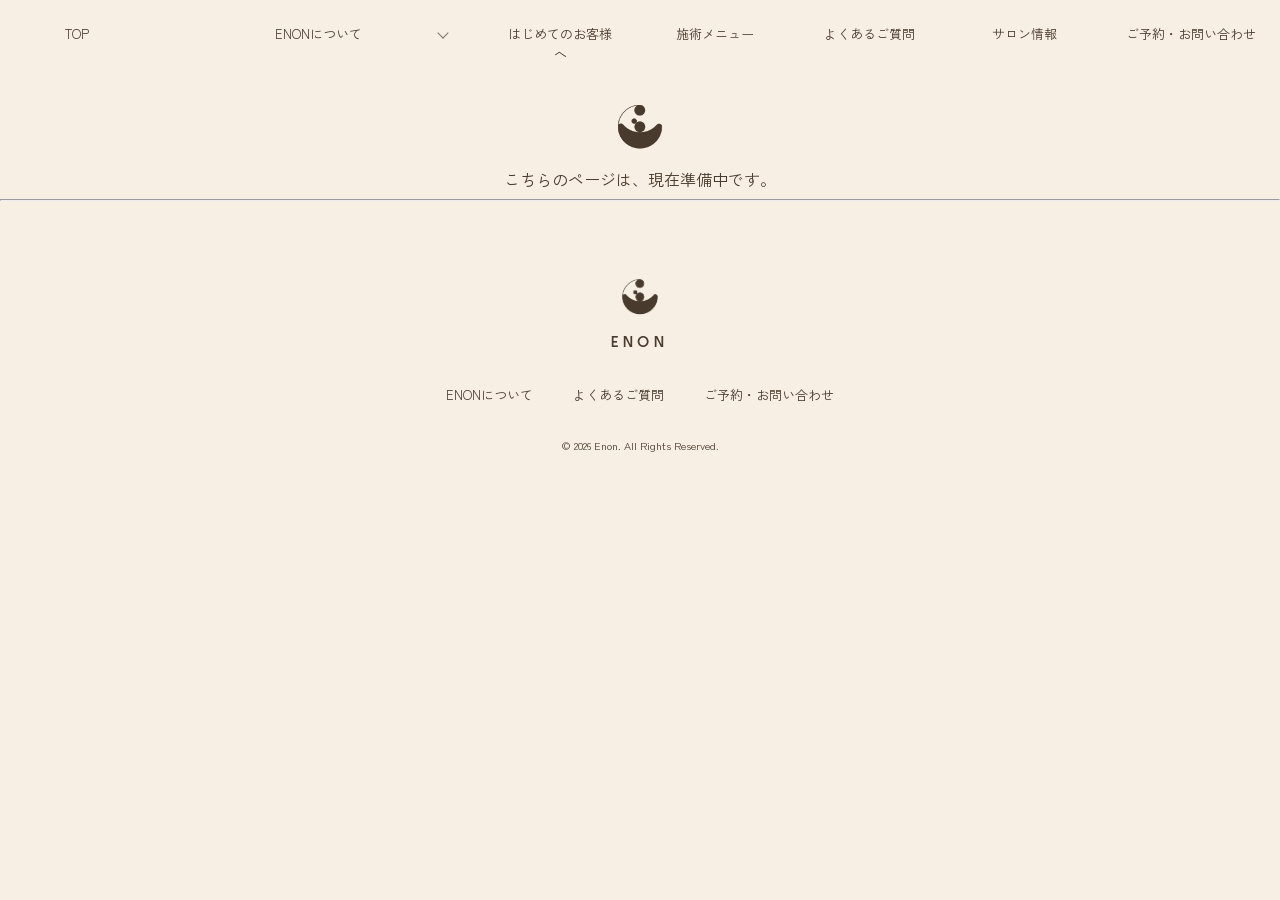
<file: menu.html>
<!doctype html>
<html lang="ja">

<head>
  <meta charset="UTF-8">
  <meta name="robots" content="noindex, nofollow">
  <meta name="description" content="2027年春、埼玉県東松山市にOPEN。完全予約制・女性限定のプライベートフェイシャルサロン。東松山市、川越市周辺でフェイシャルエステサロンをお探しの方へ。">
  <meta name="viewport" content="width=device-width, initial-scale=1.0">
  <link rel="preconnect" href="https://fonts.googleapis.com">
  <link rel="preconnect" href="https://fonts.gstatic.com" crossorigin>
  <link rel="preconnect" href="https://fonts.googleapis.com">
  <link rel="preconnect" href="https://fonts.gstatic.com" crossorigin>
  <link
    href="https://fonts.googleapis.com/css2?family=Kulim+Park:ital,wght@0,200;0,300;0,400;0,600;0,700;1,200;1,300;1,400;1,600;1,700&family=Zen+Kaku+Gothic+New:wght@300;400&display=swap"
    rel="stylesheet">
  <link rel="preconnect" href="https://fonts.googleapis.com">
  <link rel="preconnect" href="https://fonts.gstatic.com" crossorigin>
  <link rel="stylesheet" href="https://cdnjs.cloudflare.com/ajax/libs/font-awesome/6.5.2/css/all.min.css">
  <link rel="icon" href="enon_logo3.PNG" type="image/png">
  <title>ENON（エノン）｜埼玉県東松山市のプライベートフェイシャルサロン</title>
  <link href="reset.css" rel="stylesheet">
  <link href="style.css" rel="stylesheet">
</head>

<body>

  <header>

    <button class="hamburger" type="button" area-label="メニューを開く">
      <span></span>
      <span></span>
    </button>

     <nav class="global">
      <ul>
        <li><a href="index.html">TOP</a></li>
        <li class="nav-accordion">
          <button class="accordion-btn" type="button" aria-expanded="false" aria-controls="about-submenu">
            ENONについて
            <span class="accordion-icon"></span>
          </button>
          <ul class="accordion-content" id="about-submenu" hidden>
            <li><a href="enon.html">ENONのご紹介</a></li>
            <li><a href="about.html">オーナープロフィール</a></li>
          </ul>
        </li>
        <li><a href="guide.html">はじめてのお客様へ</a></li>
        <li><a href="menu.html">施術メニュー</a></li>
        <li><a href="faq.html">よくあるご質問</a></li>
        <li><a href="index.html#information">サロン情報</a></li>
        <li><a href="index.html#contact">ご予約・お問い合わせ</a></li>
      </ul>
    </nav>
    <h1 class="logo"><a href="index.html"><img src="swan_brown.png" alt="ロゴ"></a></h1>
  </header>

  <div class="comingsoon">
  <p>こちらのページは、現在準備中です。</p>
  </div>

 <hr>
 <footer>
    <section>
      <img src="swan_brown.png" alt="ロゴ">
      <h2>ENON</h2>
    </section>
    <nav class="local">
      <ul>
        <li><a href="about.html">ENONについて</a></li>
        <li><a href="faq.html">よくあるご質問</a></li>
        <li><a href="#">ご予約・お問い合わせ</a></li>
      </ul>
    </nav>
    <small>&copy; 2026 Enon. All Rights Reserved.</small>
  </footer>





<script src="https://code.jquery.com/jquery-3.7.1.min.js"></script>
<script>
  $(function () {

    // ハンバーガーメニュー
    $('.hamburger').on('click', function () {
      $('.global').toggleClass('is-open');
      $(this).toggleClass('is-open');
      $('body').toggleClass('is-open');
    });

    // メニュー内リンク
    $('.global a').on('click', function (e) {
      e.preventDefault();

      const href = $(this).attr('href');

      $('.global').removeClass('is-open');
      $('.hamburger').removeClass('is-open');
      $('body').removeClass('is-open');

      setTimeout(function () {
        window.location.href = href;
      }, 1200);
    });

   const accordionBtn = document.querySelector(".accordion-btn");
const accordionContent = document.querySelector(".accordion-content");

accordionBtn.addEventListener("click", () => {
  const isOpen =
    accordionBtn.getAttribute("aria-expanded") === "true";

  if (isOpen) {
    // 閉じる
    accordionContent.style.height = accordionContent.scrollHeight + "px";

    requestAnimationFrame(() => {
      accordionContent.style.height = "0px";
    });

    accordionBtn.setAttribute("aria-expanded", "false");

  } else {
    // 開く
    accordionContent.hidden = false;
    accordionContent.style.height = "0px";

    requestAnimationFrame(() => {
      accordionContent.style.height = accordionContent.scrollHeight + "px";
    });

    accordionBtn.setAttribute("aria-expanded", "true");

    accordionContent.addEventListener("transitionend", function handler(e) {
      if (e.propertyName === "height" &&
          accordionBtn.getAttribute("aria-expanded") === "true") {
        accordionContent.style.height = "auto";
        accordionContent.removeEventListener("transitionend", handler);
      }
    });
  }
});


    const introduction = document.querySelector('.introduction');

    const observer = new IntersectionObserver((entries) => {
      entries.forEach((entry) => {
        if (entry.isIntersecting) {
          entry.target.classList.add('is-visible');
        }
      });
    }, {
      threshold: 0.2
    });

    observer.observe(introduction);

  });

</script>



</body>

</html>
</file>
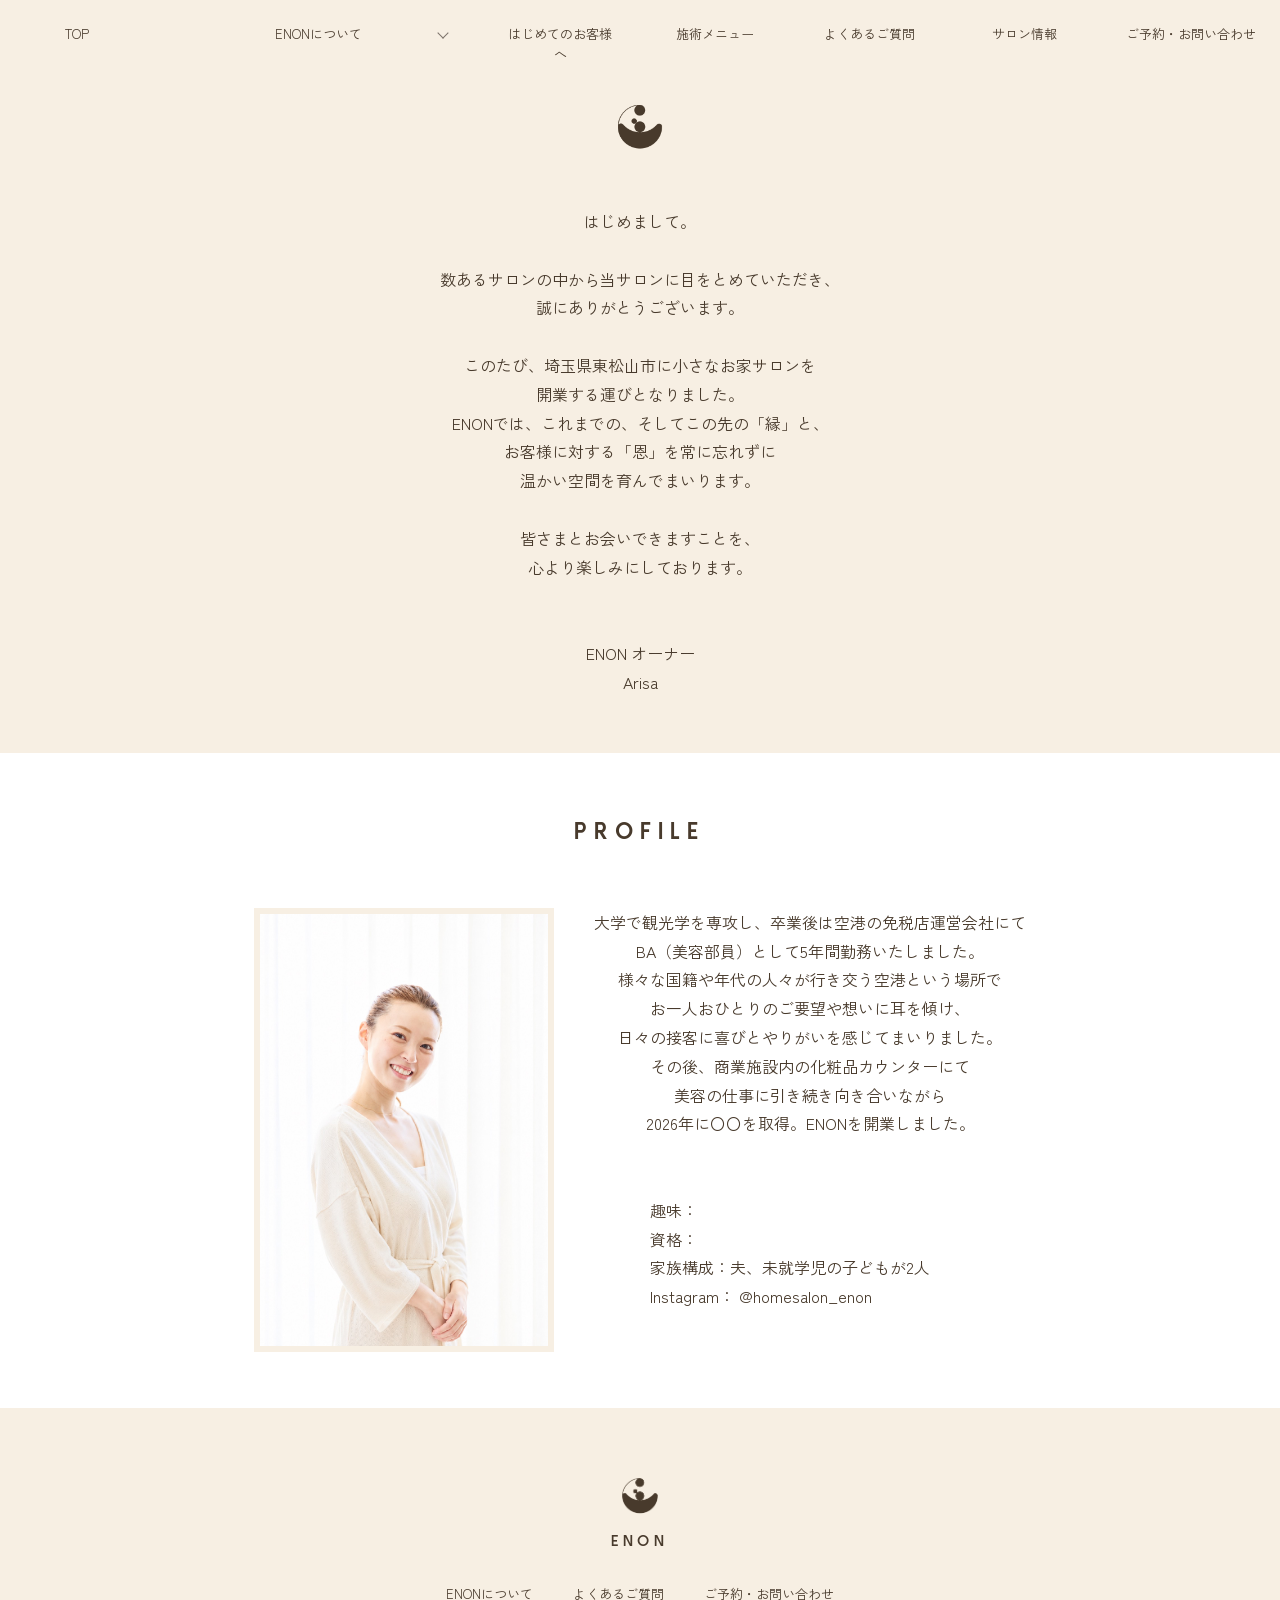
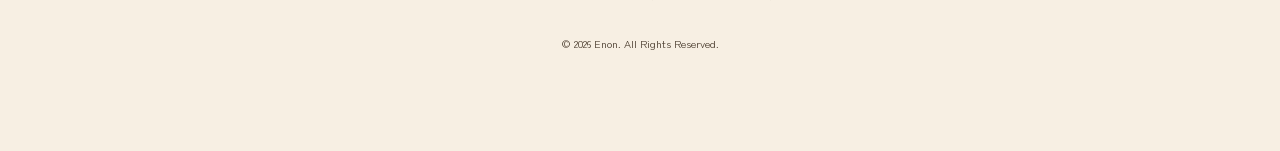
<file: profile.html>
<!doctype html>
<html lang="ja">

<head>
  <meta charset="UTF-8">
  <meta name="robots" content="noindex, nofollow">
  <meta name="description" content="2027年春、埼玉県東松山市にOPEN。完全予約制・女性限定のプライベートフェイシャルサロン。東松山市、川越市周辺でフェイシャルエステサロンをお探しの方へ。">
  <meta name="viewport" content="width=device-width, initial-scale=1.0">
  <link rel="preconnect" href="https://fonts.googleapis.com">
  <link rel="preconnect" href="https://fonts.gstatic.com" crossorigin>
  <link rel="preconnect" href="https://fonts.googleapis.com">
  <link rel="preconnect" href="https://fonts.gstatic.com" crossorigin>
  <link
    href="https://fonts.googleapis.com/css2?family=Kulim+Park:ital,wght@0,200;0,300;0,400;0,600;0,700;1,200;1,300;1,400;1,600;1,700&family=Zen+Kaku+Gothic+New:wght@300;400&display=swap"
    rel="stylesheet">
  <link rel="preconnect" href="https://fonts.googleapis.com">
  <link rel="preconnect" href="https://fonts.gstatic.com" crossorigin>
  <link rel="stylesheet" href="https://cdnjs.cloudflare.com/ajax/libs/font-awesome/6.5.2/css/all.min.css">
  <link rel="icon" href="enon_logo3.PNG" type="image/png">
  <title>ENON（エノン）｜埼玉県東松山市のプライベートフェイシャルサロン</title>
  <link href="reset.css" rel="stylesheet">
  <link href="style.css" rel="stylesheet">
</head>



<body>
  <header>
    <button class="hamburger" type="button" area-label="メニューを開く">
      <span></span>
      <span></span>
    </button>
  <nav class="global">
      <ul>
        <li><a href="index.html">TOP</a></li>
        <li class="nav-accordion">
          <button class="accordion-btn" type="button" aria-expanded="false" aria-controls="about-submenu">
            ENONについて
            <span class="accordion-icon"></span>
          </button>
          <ul class="accordion-content" id="about-submenu" hidden>
            <li><a href="enon.html">ENONのご紹介</a></li>
            <li><a href="about.html">オーナープロフィール</a></li>
          </ul>
        </li>
        <li><a href="guide.html">はじめてのお客様へ</a></li>
        <li><a href="menu.html">施術メニュー</a></li>
        <li><a href="faq.html">よくあるご質問</a></li>
        <li><a href="index.html#information">サロン情報</a></li>
        <li><a href="index.html#contact">ご予約・お問い合わせ</a></li>
      </ul>
    </nav>
    <h1 class="logo"><a href="index.html"><img src="swan_brown.png" alt="ロゴ"></a></h1>
  </header>

  <section class="message">
    <!-- <h2>WELCOME</h2> -->
    <p>はじめまして。<br><br>
      数あるサロンの中から当サロンに目をとめていただき、<br>
      誠にありがとうございます。<br><br>
      このたび、埼玉県東松山市に小さなお家サロンを<br>
      開業する運びとなりました。<br>
    <p>ENONでは、これまでの、そしてこの先の「縁」と、<br>
      お客様に対する「恩」を常に忘れずに<br>
      温かい空間を育んでまいります。</p><br>
    皆さまとお会いできますことを、<br>
    心より楽しみにしております。<br><br><br></p>
    <p>ENON オーナー</p>
    <p>Arisa</p>
  </section>

  <section class="profile">
    <h2>PROFILE</h2>
    <div class="profile_inner">
      <div>
        <img src="profile.jpg" alt="プロフィール写真">
      </div>
      <div>
        <p>大学で観光学を専攻し、卒業後は空港の免税店運営会社にて<br>
          BA（美容部員）として5年間勤務いたしました。</p>
        <p>様々な国籍や年代の人々が行き交う空港という場所で<br>
          お一人おひとりのご要望や想いに耳を傾け、<br>
          日々の接客に喜びとやりがいを感じてまいりました。</p>
        <p>その後、商業施設内の化粧品カウンターにて<br>
          美容の仕事に引き続き向き合いながら<br>
          2026年に〇〇を取得。ENONを開業しました。</p><br><br>
        <div class="profile_detail">
          <p>趣味：</p>
          <p>資格：</p>
          <p>家族構成：夫、未就学児の子どもが2人</p>
          <p>Instagram： @homesalon_enon</p>
        </div>
      </div>
    </div>
  </section>
  


 <footer>
    <section>
      <img src="swan_brown.png" alt="ロゴ">
      <h2>ENON</h2>
    </section>
    <nav class="local">
      <ul>
        <li><a href="enon.html">ENONについて</a></li>
        <li><a href="faq.html">よくあるご質問</a></li>
        <li><a href="#">ご予約・お問い合わせ</a></li>
      </ul>
    </nav>
    <small>&copy; 2026 Enon. All Rights Reserved.</small>
  </footer>






 <script src="https://code.jquery.com/jquery-3.7.1.min.js"></script>
  <script>
    $(function () {

      // ハンバーガーメニュー
      $('.hamburger').on('click', function () {
        $('.global').toggleClass('is-open');
        $(this).toggleClass('is-open');
        $('body').toggleClass('is-open');
      });

      // メニュー内リンク
      $('.global a').on('click', function (e) {
        e.preventDefault();

        const href = $(this).attr('href');

        $('.global').removeClass('is-open');
        $('.hamburger').removeClass('is-open');
        $('body').removeClass('is-open');

        setTimeout(function () {
          window.location.href = href;
        }, 1200);
      });

      const accordionBtn = document.querySelector(".accordion-btn");
const accordionContent = document.querySelector(".accordion-content");

accordionBtn.addEventListener("click", () => {
  const isOpen =
    accordionBtn.getAttribute("aria-expanded") === "true";

  if (isOpen) {
    // 閉じる
    accordionContent.style.height = accordionContent.scrollHeight + "px";

    requestAnimationFrame(() => {
      accordionContent.style.height = "0px";
    });

    accordionBtn.setAttribute("aria-expanded", "false");

  } else {
    // 開く
    accordionContent.hidden = false;
    accordionContent.style.height = "0px";

    requestAnimationFrame(() => {
      accordionContent.style.height = accordionContent.scrollHeight + "px";
    });

    accordionBtn.setAttribute("aria-expanded", "true");

    accordionContent.addEventListener("transitionend", function handler(e) {
      if (e.propertyName === "height" &&
          accordionBtn.getAttribute("aria-expanded") === "true") {
        accordionContent.style.height = "auto";
        accordionContent.removeEventListener("transitionend", handler);
      }
    });
  }
});


      const introduction = document.querySelector('.introduction');

      const observer = new IntersectionObserver((entries) => {
        entries.forEach((entry) => {
          if (entry.isIntersecting) {
            entry.target.classList.add('is-visible');
          }
        });
      }, {
        threshold: 0.2
      });

      observer.observe(introduction);

    });



  </script>



</body>

</html>
</file>
<file: style.css>
@charset "UTF-8";

html {
  scroll-behavior: smooth;
}

body {
  background-color: #f7efe3;
  font-family: "Zen Kaku Gothic New", sans-serif;
  font-weight: 400;
  font-style: normal;
  color: #483a2c;
  animation: fadeIn 0.4s ease-out;
}

@keyframes fadeIn {
  from {
    opacity: 0;
  }
  to {
    opacity: 1;
  }
}

body.is-open {
  overflow: hidden;
}


/* -----------------------------ご予約はこちら */

.fixed-reserve {
  position: fixed;
  bottom: 0;
  left: 0;
  width: 100%;
  display: flex;
  background-color: rgba(125, 116, 107, 0.7);
  z-index: 1000;
  padding-bottom: env(safe-area-inset-bottom);
  box-sizing: border-box;
}

.fixed-reserve-btn {
  flex: 1;
  min-width: 0;
  display: flex;
  flex-direction: column;
  align-items: center;
  justify-content: center;
  gap: 8px;
  padding: 14px 8px;
  color: #fff;
  text-decoration: none;
  font-size: 14px;
  box-sizing: border-box;
}

.fixed-reserve-btn:first-child {
  position: relative;
}

.fixed-reserve-btn:first-child::after {
  content: "";
  position: absolute;
  right: 0;
  top: 50%;
  transform: translateY(-50%);
  width: 1px;
  height: 40px;
  background-color: #e3dcd2;
}

.fixed-reserve-btn i {
  font-style: 20px;
}


/* ------------ハンバーガーメニューを開いている間 */
body.is-open .fixed-reserve {
  display: none;
}

/* メニューを開いたとき */
body.is-open .fixed-reserve {
  opacity: 0;
  visibility: hidden;
  pointer-events: none;
}

h1 {
  text-align: center;
}

header h1{
  margin: 0;
}

h1 img {
  width: 80px;
  height: auto;
}

/* グローバルナビゲーション */
.global ul {
  display: flex;
}

.global li {
  font-size: small;
  flex: 1;
  text-align: center;
  padding: 24px;
}

.global > ul > li:last-child {
  white-space: nowrap;
}

.hamburger {
  display: none;
  position: absolute;
  top: 26px;
  right: 30px;
  width: 30px;
  height: 24px;
  padding: 0;
  border: none;
  background: none;
  cursor: pointer;
  z-index: 100;
}

.hamburger span {
  display: block;
  width: 100%;
  height: 1px;
  background-color: #483a2c;
  transition: 0.6s;
}

.hamburger span + span {
  margin-top: 8px;
}

/* ハンバーガーアコーディオンメニュー */
.accordion-btn {
  display: flex;
  align-items: center;
  justify-content: center;
  position: relative;
  width: 100%;
  padding: 0;
  background: none;
  border: none;
  color: #483a2c;
  font: inherit;
  cursor: pointer;
  width: 100%;
  min-width: 280px;
}

/* 下向き矢印 */
.accordion-icon {
  position: absolute;
  right: 10px;
  width: 10px;
  height: 10px;
}

.accordion-icon::before {
  content: "";
  position: absolute;
  width: 8px;
  height: 8px;
  border-right: 1px solid #7d746b;
  border-bottom: 1px solid #7d746b;
  transform: rotate(45deg);
  top: 0;
  left: 0;
  transition: transform 1s ease, top 1s ease;
}

/* 開いたとき：上向き */
.accordion-btn[aria-expanded="true"] .accordion-icon::before {
  transform: rotate(225deg);
  top: 4px;
}

/* 閉じているとき */
.global .accordion-content[hidden] {
  display: none !important;
}


/* 子メニュー */
.accordion-content {
  list-style: none;
  padding: 24px 0 0;
  margin: 0;
  text-align: center;
  display: flex;
  flex-direction: column;
  gap: 16px;
  overflow: hidden;
  height: 0;
  transition: height 0.3s ease;
  box-sizing: border-box;
}

.accordion-content[hidden] {
  display: none !important;
}

.accordion-content li {
  margin: 0;
  padding: 0;
}

.accordion-content a {
  color: #7d746b;
  text-decoration: none;
}

.global li:has(> .accordion-btn) {
  flex: none;
  padding-bottom: 0;
}

.global .accordion-content {
  padding: 24px 0 0;
  margin: 0;
  gap: 16px;
}

.global .accordion-content li {
  flex: none;
  padding: 0;
  margin: 0;
}

/* アコーディオンの開閉アニメーション */
.accordion-content {
  overflow: hidden;
  height: 0;
  transition: height 1s ease;
}



.swan {
  text-align: center;
}

.swan img{
  width: 80px;
}



/* ---------------hero */

.about {
  text-align: center;
  padding: 40px 0 56px 0;
}

.about h2,
.information h2,
.contact h2 {
  font-family: "Kulim Park", sans-serif;
  letter-spacing: 0.3em;
}

.about_copy {
  padding: 32px 0 48px 0;
}

.about p{
  line-height: 1.6;
}



.about_img {
  display: flex;
  justify-content: center;
  gap: 1px;
  padding-top: 24px;
}

.about_img img {
  width: 240px;
  height: auto;
}

.about .hero_button {
  width: 240px;
  display: inline-block;
  text-decoration: none;
  border: 1px solid #b8ab9e;
  padding: 12px 26px;
  margin: 24px 0;
  font-size: 14px;
  letter-spacing: 0.08em;
  transition: all 0.3s ease;
}

.hero_buttons {
  display: flex;
  justify-content: center;
  flex-wrap: wrap;
  gap: 4px;
}



/* -----------施術メニュー */
.introduction {
  padding: 32px 0 64px 0;
  text-align: center;
  background-color: #fff;
  opacity: 0;
  transform: translateY(30px);
  transition: opacity 1s ease, transform 1s ease;
}

.introduction.is-visible {
  opacity: 1;
  transform: translateY(0);
}

.introduction h2 {
  padding-top: 40px;
  letter-spacing: 0.3em;
  display: flex;
  align-items: center;
  justify-content: center;
  gap: 14px;
}

.introduction h2::before {
  content: "";
  display: block;
  width: 14px;
  height: 14px;
  background-color: #9783a1;
  flex-shrink: 0;
}

.introduction h3 {
  font-weight: 400;
  font-size: 1rem;
  letter-spacing: 0.1em;
  padding-bottom: 64px;
}

.introduction_picture {
  text-align: center;
}

.introduction_inner {
  display: flex;
  justify-content: center;
  align-items: center;
  gap: 40px;
}

.introduction_inner img {
  width: 400px;
  height: auto;
}

.introduction_text {
  display: flex;
  flex-direction: column;
  align-items: flex-start;
}

.introduction_text p {
  text-align: left;
  line-height: 1.8;
}

.course_menu {
  padding-right: 10px;
  text-decoration: underline;
  text-decoration-color: #c8b9cd;
  text-decoration-thickness: 1px;
  text-underline-offset: 3px;
}

.course_text {
  font-size: 85%;
}

.introduction_text .button_menu {
  margin-top: 24px;
}

.introduction_enon,
.information h2 {
   font-family: "Kulim Park", sans-serif;
   font-weight: 600;
   letter-spacing: 0.3em;
   font-size: 1.6rem;
}

.button_menu {
  display: flex;
  align-items: center;
  justify-content: center;
  width: 200px;
  height: 60px;
  margin-top: 56px;
  /* border: 1px solid #7d746b; */
  background-color: #c8b9cd;
  border-radius: 32px;
  font-size: 16px;
  text-decoration: none;
  box-sizing: border-box;
}

/* ----------------------施術メニュー料金 */

/* 
.price {
  background-color: #fff;
  text-align: center;
  padding:80px;
  margin-bottom: 40px;
}

.price h2 {
  padding-bottom: 40px;
}

.price h3 {
  max-width: 400px;
  margin: 0 auto;
  padding-top: 40px;
  text-align: left;
}

.price_row {
  max-width: 400px;
  margin: 0 auto;
  display: flex;
  justify-content: space-between;
  padding: 12px 0;
  border-bottom: 1px solid #483a2c;
} */

/* インフォメーション */

.information {
  text-align: center;
  padding-bottom: 28px;
}


.information p {
  line-height: 1.8;
  margin-top: 8px;
}


.information h2 {
  padding: 48px 0 0 0 ;
  letter-spacing: 0.3em;
  display: flex;
  align-items: center;
  justify-content: center;
  gap: 14px;
}

.information h2::before {
  content: "";
  display: block;
  width: 14px;
  height: 14px;
  background-color: #9783a1;
  flex-shrink: 0;
}

.information h3 {
  padding-bottom: 40px;
  font-weight: 400;
  font-size: 1rem;
  letter-spacing: 0.1em;
}

.information h4 {
  font-weight: 400;
  display: inline-block;
  border: 1px solid #7d746b;
  border-radius: 60px;
  padding: 6px 24px;
}

.information_list {
  list-style: none;
}

.information_list li {
  margin-bottom: 32px;
}

/* コンタクト */

.contact {
  display: flex;
  flex-direction: column;
  align-items: center;
  text-align: center;
  background-color: #fff;
  width: 80%;
  max-width: 600px;
  margin: 0 auto;
  padding: 48px 0 0 0;
  box-sizing: border-box;
}

.contact h2 {
  display: flex;
  align-items: center;
  justify-content: center;
  gap: 14px;
}

.contact h3{
  padding-bottom: 40px;
  font-weight: 400;
  font-size: 1rem;
  letter-spacing: 0.1em;
}

.contact p {
  padding-bottom: 56px;
}

.contact h2::before {
  content: "";
  display: block;
  width: 14px;
  height: 14px;
  background-color: #9783a1;
  flex-shrink: 0;
}

.contact_tel,
.contact_line {
  width: 80%;
  box-sizing: border-box;
  display: block;
  padding: 10px 0;
  margin: 0 auto 16px;
  text-align: center;
  text-decoration: none;
  color: #fff;
}

.contact_tel {
  color: #483a2c;
  border: 1px solid #7d746b;
}

.contact_line {
  color: #fff;
  background-color: #7d746b;
}



/* フッター */

footer {
  text-align: center;
  font-size: small;
  display: flex;
  flex-direction: column;
  gap: 32px;
  padding: 56px 32px 100px 32px;
}

footer img {
  width: 64px;
}

footer h2 {
  font-family: "Kulim Park", sans-serif;
   font-weight: 600;
   letter-spacing: 0.3em;
   font-size: 1rem;
}
  
.fa-instagram {
  font-size: 24px;
}

.local ul {
  display: flex;
  justify-content: center;
  gap: 40px;
}

small {
  display: block;
  text-align: center;
}

/* -----------------ここから2ページ目 */
/* 当サロンについて */

.enon_circles {
  isolation: isolate;
  display: flex;
  justify-content: center;
  align-items: center;
  width: 100%;
  padding: 40px 0;
}

.circle {
  width: 160px;
  height: 160px;
  border: 1px solid #483a2c;
  border-radius: 50%;
  background: transparent;
  flex-shrink: 0;
  box-sizing: border-box;
  display: flex;
  justify-content: center;
  align-items: center;
  text-align: center;
}

.on{
  margin-left: -40px;
}


.enonvalue {
  background-color: #fff;
}

.value {
  text-align: center;
}
.value h2,
.message h2,
.profile h2 {
  font-family: "Kulim Park", sans-serif;
  letter-spacing: 0.3em;
}

.value h2 {
  padding: 40px;
}

.value_text {
  display: flex;
  flex-direction: column;
  gap: 100px;
  text-align: center;
  padding: 40px;
}

.value_text p {
  line-height: 1.8;
}

.slider {
  position: relative;
  width: 480px;
  max-width: 100%;
  overflow: hidden;
  margin: 0 auto;
}

.slides {
  display: flex;
  transition: transform 0.8s ease;
  touch-action: pan-y;
}

.slides img {
  flex: 0 0 100%;
  width: 80%;
  aspect-ratio: 3 / 2;
  object-fit: cover;
  display: block;
}

.dots {
  display: flex;
  justify-content: center;
  gap: 12px;
  margin-top: 16px;
  padding-bottom: 24px;
}

.dots button {
  width: 6px;
  height: 6px;
  padding: 0;
  border: none;
  border-radius: 50%;
  background: #d8d2cd;
  cursor: pointer;
}

.dots button.active {
  background: #8b7d72;
}




/* ----------------オーナー挨拶・プロフィール */
.message,
.profile {
  text-align: center;
  padding: 40px 0 56px 0;
  line-height: 1.8;
}

.profile {
  padding: 56px 0 56px 0;
  background-color: #fff;
}

.message h2,
.profile h2 {
  padding-bottom: 56px;
}

.profile_inner {
  display: flex;
  gap: 40px;
  justify-content: center;
}

.profile_detail {
  width: 320px;
  margin: 0 auto;
  text-align: left;
}

.profile img {
  width: 300px;
  border: 6px solid  #f7efe3;
  height: auto;
}

/* ----------------------------------はじめてのお客様へ */
 
.comingsoon {
  text-align: center;
}

.servise_flow {
  display: flex;
  justify-content: center;
  align-items: center;
}

.flow_number {
  padding-left: 0;
}

.flow_number > li {
  list-style-type: none;
  display: flex;
  padding: 20px 0;
}

.flow_number > li dl dt {
  font-size: 1.2em;
  line-height: 2;
  font-weight: bold;
  margin-bottom: 10px;
}

.flow_number > li .flow_icon {
  line-height: 1;
  font-size: 2em;
  color: #E26B5D;
  text-align: center;
  width: 70px;
  position: relative;
  margin-top: 0;
}

.flow_number > li .flow_icon::before {
  content: 'STEP';
  font-size: 0.3em;
  display: block;
  margin-bottom: 3px;
  letter-spacing: 1px;
}
/* 
.flow_number > li .flow_icon::after {
  content: "";
  display: block;
  width: 1px;
  height: calc(100% - 40px);
  background-color: #858585;
  position: absolute;
  left: 0;
  right: 0;
  top: 60px;
  margin: auto;
} */

.flow_number > li dl dd {
  margin: 0;
}

.flow_number > li dl {
  width: calc(100% - 70px);
  margin-top: 0.8em;
}

/* ----------------------------------------ここからFAQ */
.faq_body {
  background-color: #fff;
}

.faq {
  padding: 0 32px 64px;
}

.faq_h2 {
  font-family: "Kulim Park", sans-serif;
  letter-spacing: 0.3em;
  text-align: center;
  font-weight: 600;
}

.faq_category {
  max-width: 700px;
  margin: 0 auto;
}

.faq_sub {
  text-align: center;
  padding-bottom: 40px;
}

.faq_footer {
  background-color: #f7efe3;
}



/* アコーディオン */
.faq_item {
  border-bottom: 0.8px solid #948c85;
}

.faq_item summary {
  padding: 20px 32px 20px 0;
  cursor: pointer;
  position: relative;
  list-style: none;
}

.faq_item summary::-webkit-details-marker {
  display: none;
}

.faq_item .faq_content {
  padding-bottom: 20px;
  overflow: hidden;
  box-sizing: border-box;
}

.faq_item p {
  line-height: 2;
  font-size: 16px;
  margin: 0;
}

/* ＋マーク */
.faq_icon {
  position: absolute;
  right: 0;
  top: 50%;
  width: 16px;
  height: 16px;
  transform: translateY(-50%);
}

.faq_icon::before,
.faq_icon::after {
  content: "";
  position: absolute;
  background-color: #948c85;
  transition: transform 0.6s ease, opacity 0.6s ease;
}

.faq_icon::before {
  width: 16px;
  height: 1px;
  top: 50%;
  left: 0;
  transform: translateY(-50%);
}

.faq_icon::after {
  width: 1px;
  height: 16px;
  top: 0;
  left: 50%;
  transform: translateX(-50%);
}

/* 開いたとき */
.faq_item[open] .faq_icon::after {
  transform: translateX(-50%) rotate(90deg);
  opacity: 0;
}

.faq_footer {
  background-color: #f7efe3;
}


/* レスポンシブ対応 */

/* タブレット・スマホ：縦並び */
@media screen and (max-width: 1024px) {
  
  body {
    padding-top: 100px;
  }
  
  header {
    position: fixed;
    top: 0;
    left: 0;
    width: 100%;
    height: 80px;
    z-index: 1000;
  }

  header h1 {
    margin: 0;
    text-align: center;
  }

  header h1 img {
    height: 80px;
    width: auto;
  }

}

@media screen and (min-width: 768px) {
  .information > div:last-child {
    display: none;
  }
  .fixed-reserve {
    display: none;
  }
}


/* スマホ */
@media screen and (max-width: 767px) {
  
  .hamburger {
    display: block;
  }
  .global {
    font-size: 90%;
    position: fixed;
    top: 0;
    left: 0;
    width: 100%;
    height: 100vh;

    background-color: #fff;
    z-index: 10;

    transform: translateX(100%);
    transition: transform 1.2s ease-in-out;
  }

  .global ul {
    min-height: 100%;
    height: auto;
    display: flex;
    flex-direction: column;
    justify-content: flex-start;
    align-items: center;
    gap: 48px;
    margin: 0;
    padding: 120px 20px 40px;
    box-sizing: border-box;
  }

  .global li {
    flex: none;
    text-align: center;
    padding: 0;
  }

  .global.is-open {
    transform: translateX(0);
  }

  .hamburger.is-open span:first-child {
  transform: translateY(4.5px) rotate(45deg);
}

.hamburger.is-open span:last-child {
  transform: translateY(-4.5px) rotate(-45deg);
}

.about h2 {
  margin-top: -20px;
}

.about p {
  font-size: 0.8rem;
}

.about_img img {
  width: 40%;
}

.hero_buttons {
  display: flex;
  flex-direction: column;
  gap: 8px;
  align-items: center;
  text-align: center;
  padding: 24px;
}

  .hero_buttons .hero_button {
    display: block;
    margin: 0;
  }





.introduction {
  padding: 10px 0 48px 0;
}

.introduction_enon {
  font-size: 80%;
}

.introduction h3 {
  font-size: 80%;
  padding-bottom: 30px;
}

.introduction_inner {
  display: flex;
  flex-direction: column;
  align-items: center;
  width: 100%;
  gap: 0;
}

.introduction_picture img {
  width: 50%;
}

.introduction_text {
  width: 100%;
  font-size: 0.8rem;
  display: flex;
  flex-direction: column;
  align-items: center;
  text-align: center;
  padding-top: 56px;
}

.introduction_text p {
  text-align: center;
}

 
.price h3,
  .price_row {
    width: 90%;
}

  .information h2 {
  font-size: 1.2rem;
}


 .information h3,
 .information h4 {
  font-size: 80%;
  }
  
.information p {
  font-size: 0.8rem;
}



.contact {
  font-size: 80%;
}

.contact h3 {
  font-size: 0.8rem;
}




nav.local a {
    font-size: 0.6rem;
  }



/* ここから2ページ目 */
/* 当サロンについて */

.value {
  padding: 40px 0 20px 0;
}

  .value h2 {
    margin-top: -30px;
    padding: 10px 0;
  }
  .value p {
  font-size: 0.8rem;
  }

  .circle {
    width: 140px;
    height: 140px;
    font-size: 80%;
  }

  .on {
    margin-left: -40px;
  }

  .message {
    padding-top: 32px;
     font-size: 0.8rem;
  }

  .enon_circles {
    padding: 10px 0;
    margin: 0;
  }

  .value_text,
  .profile {
    font-size: 0.8rem;
  }

    .profile h2 {
    margin-bottom: 0;
    }

.profile_inner {
  flex-direction: column;
}

.profile_inner img {
  width: 280px;
  padding: 0;
  margin: 0 auto;
}

/* ここからFAQ */

.faq h2 {
   font-size: 1.2rem;
}

.faq,
.faq p {
  font-size: 0.8rem;
}

.faq_icon {
    width: 10px;
    height: 10px;
  }

  .faq_icon::before {
    width: 10px;
    height: 1px;
  }

  .faq_icon::after {
    width: 1px;
    height: 10px;
  }




/* --------------------初めてのお客様へ */

.servise_flow {
  font-size: 80%;
}



}
</file>
